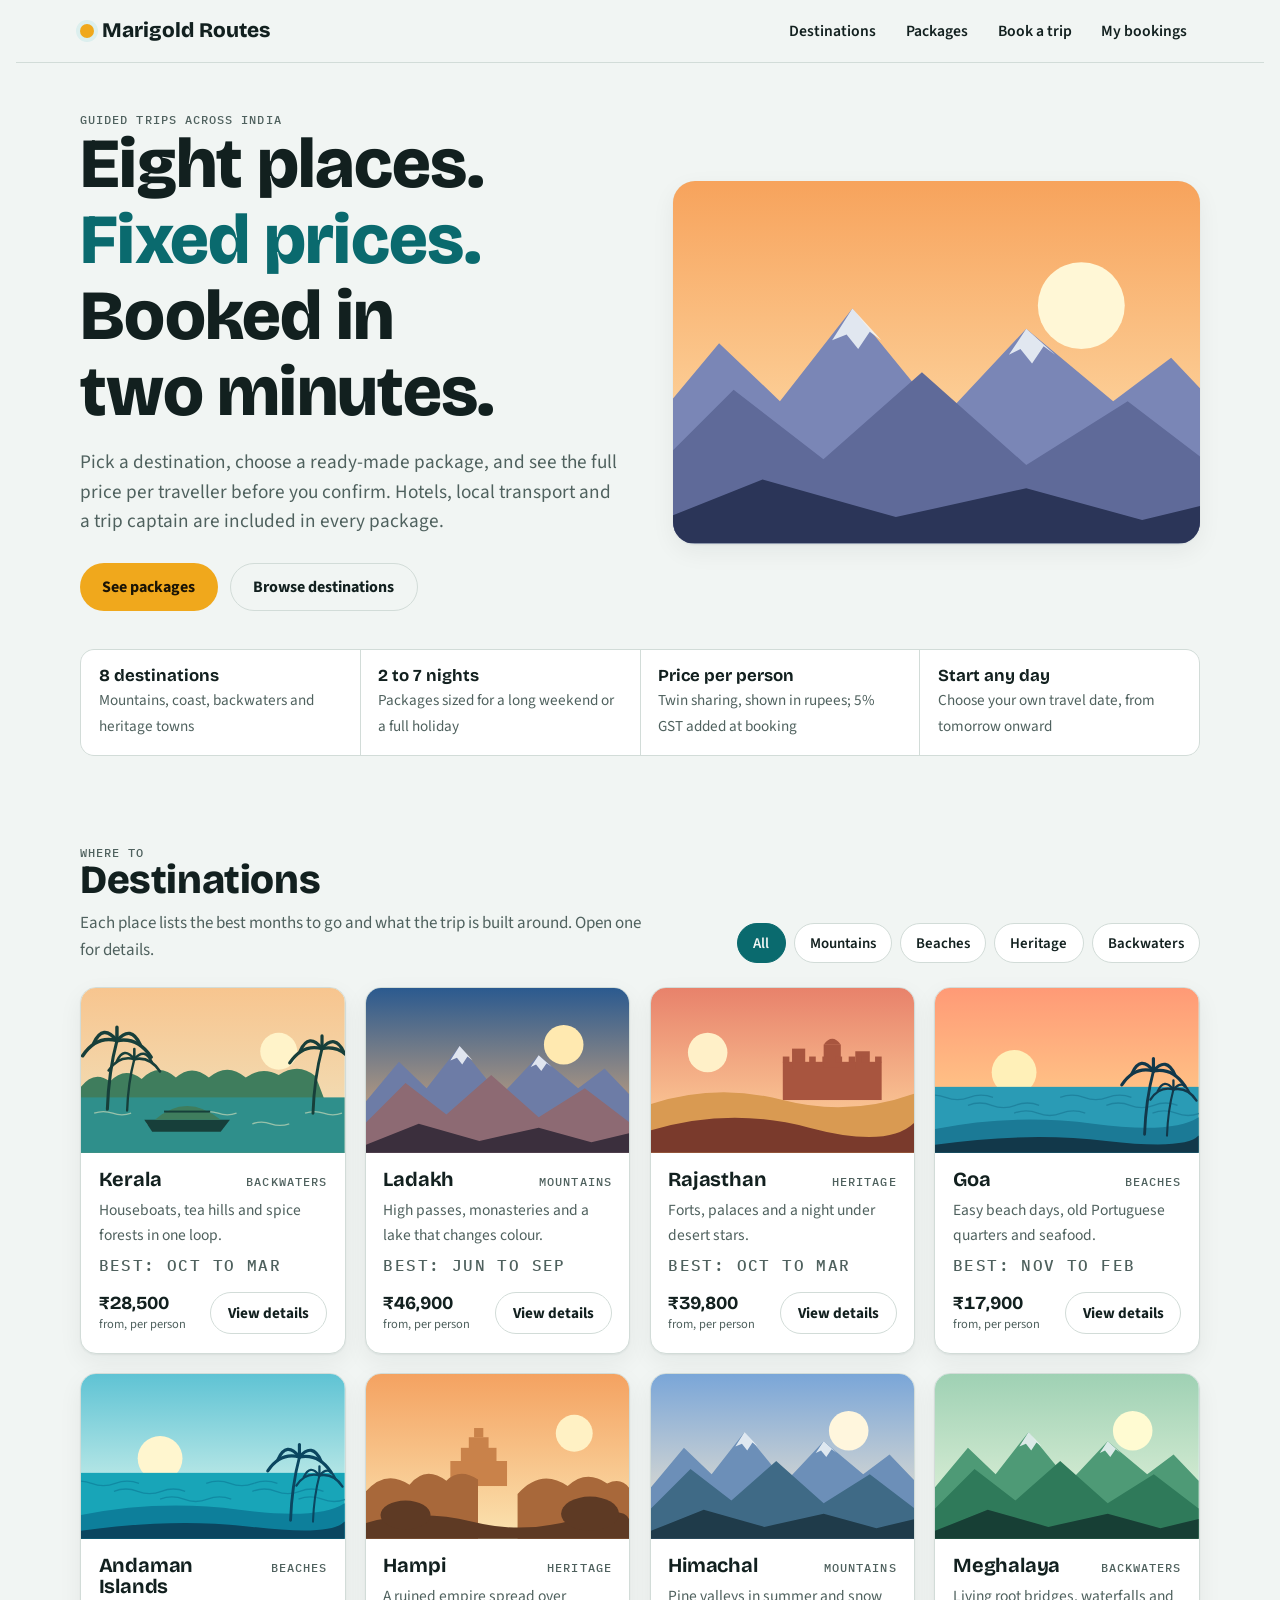
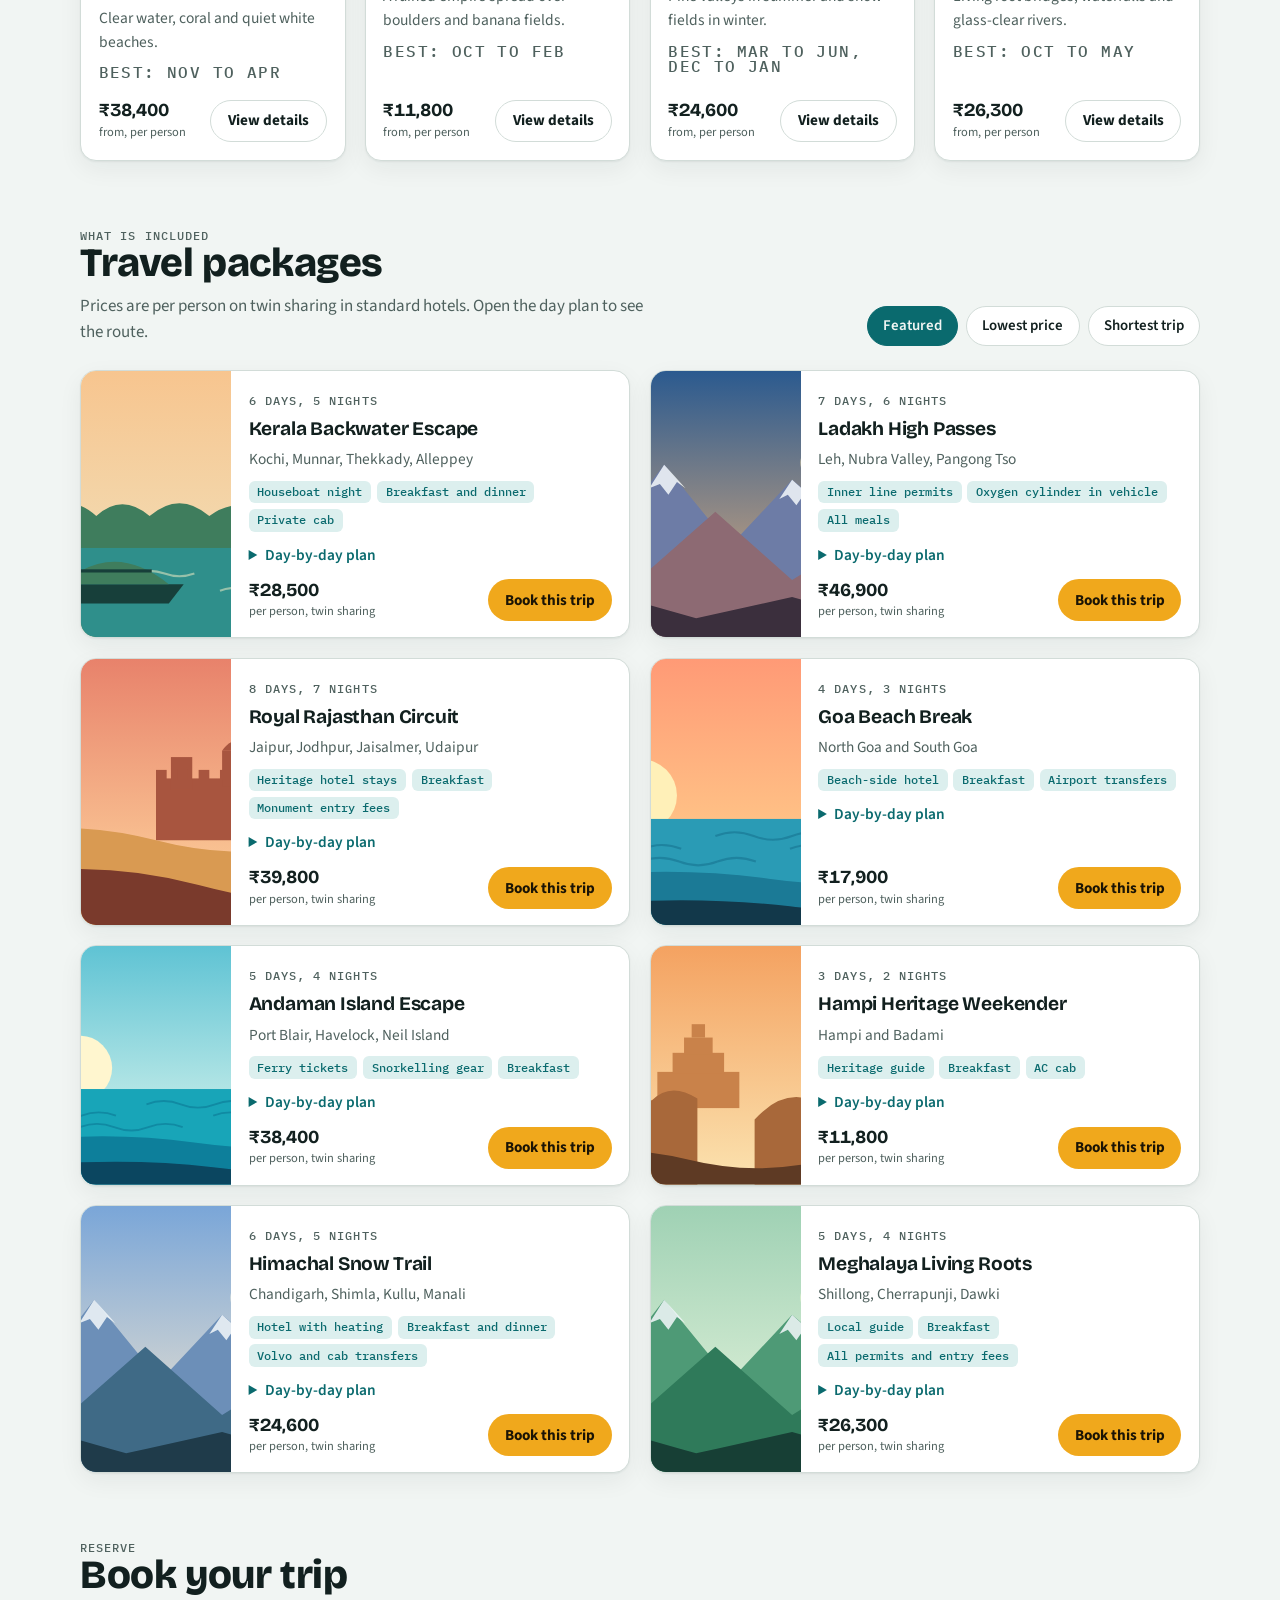
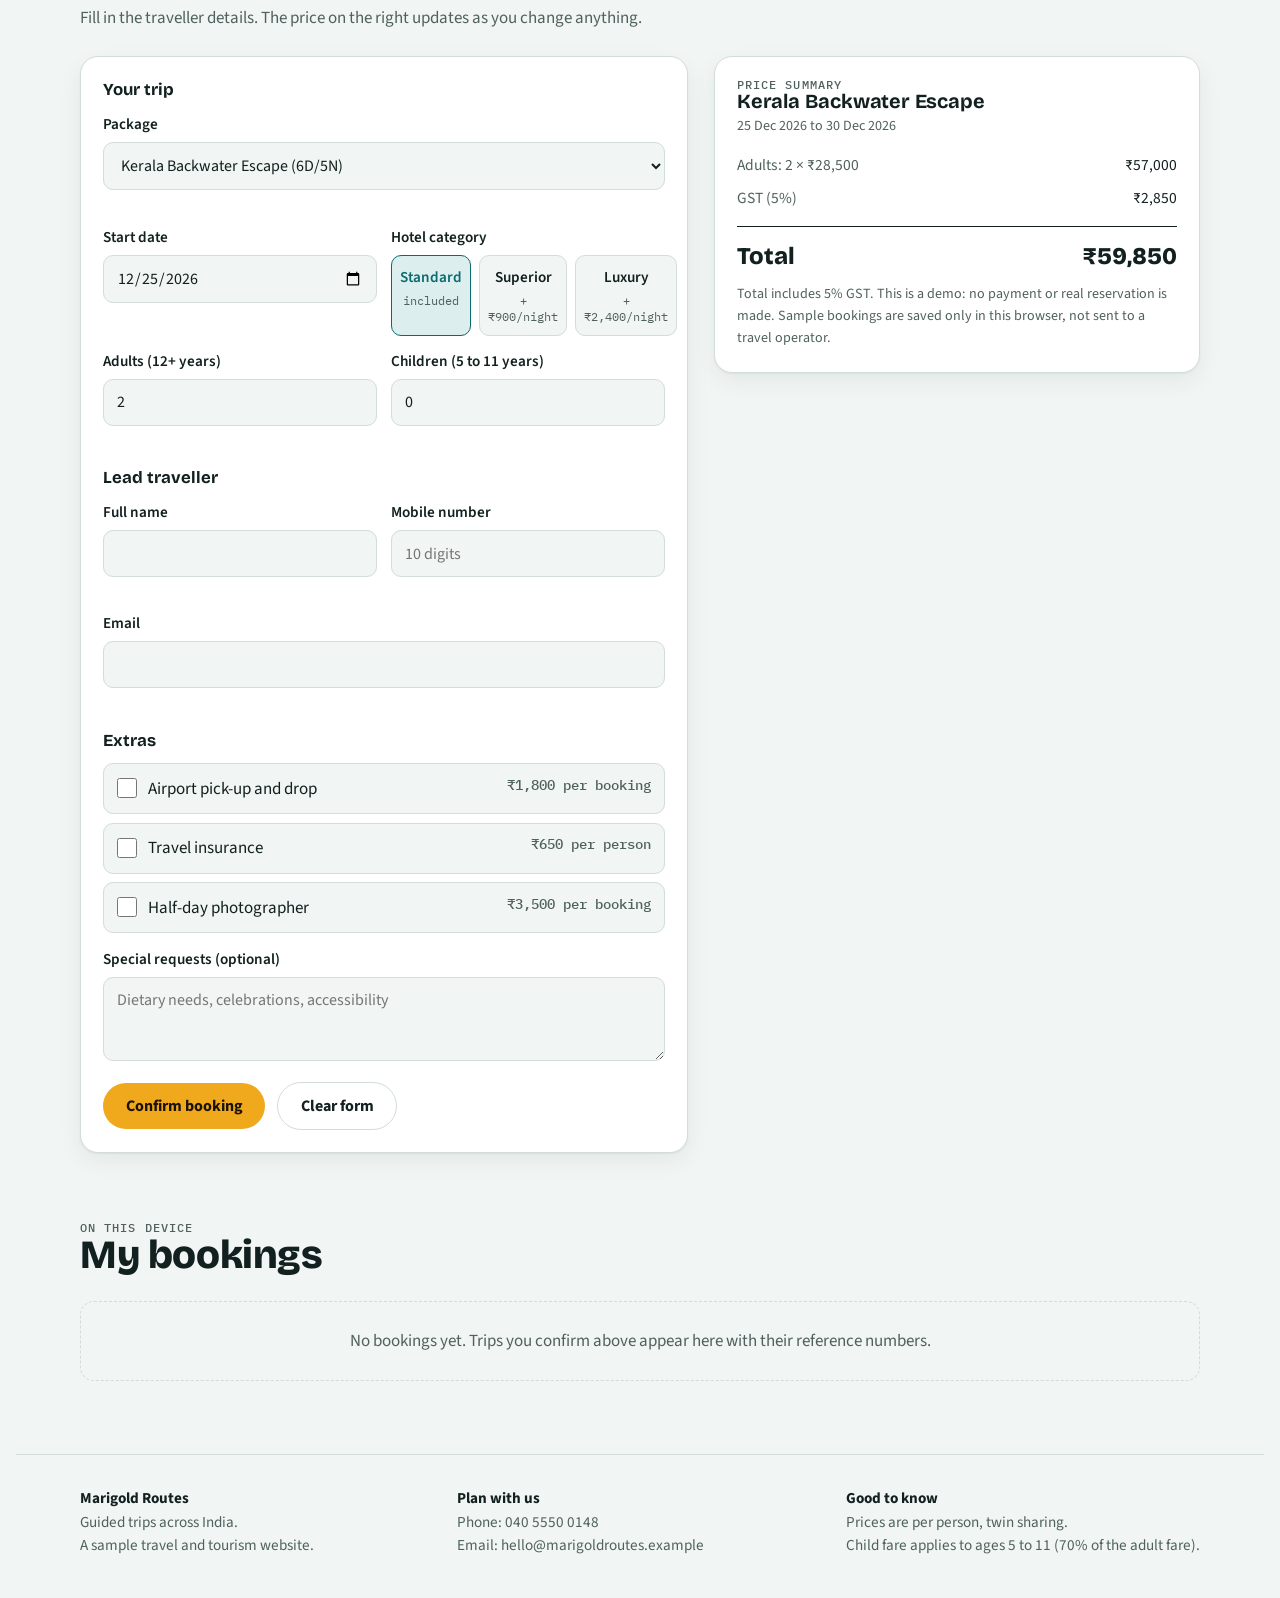
<file: frontend/index.html>
<!doctype html><html lang="en"><head><meta charset="UTF-8"><meta name=viewport content="width=device-width,initial-scale=1,viewport-fit=cover"><style>:root{color-scheme:light;box-sizing:border-box;padding-top:env(safe-area-inset-top,0px);padding-bottom:env(safe-area-inset-bottom,0px)}html{scroll-padding-top:env(safe-area-inset-top,0px)}body{margin:0;padding:0;font:14px -apple-system,BlinkMacSystemFont,sans-serif;background:#fff;color:#000}img{max-width:100%}[hidden]:not([hidden=until-found i]){display:none!important}</style></head><body>
<title>Marigold Routes</title>
<meta name="description" content="Explore eight destinations across India, compare guided trip packages and plan a sample booking with transparent pricing.">
<meta name="claude:viewport-fit-sides" content="cover">
<link rel="stylesheet" href="https://fonts.googleapis.com/css2?family=Bricolage+Grotesque:opsz,wght@12..96,500;12..96,700;12..96,800&family=Source+Sans+3:wght@400;500;600;700&family=IBM+Plex+Mono:wght@400;500&display=swap">
<style>
/* Layout: sticky top bar, compact hero with a drawn panorama, then destinations, packages, booking (form + live price), my bookings */
:root{
  --bg:#f1f5f3; --surface:#ffffff; --ink:#12201f; --muted:#4f615e; --line:#d2dcd8;
  --accent:#0a6a6e; --accent-soft:#dcefee; --cta:#f0a81c; --cta-ink:#1b1405; --danger:#b3261e; --ok:#17633a;
  --shadow:0 1px 2px rgba(18,32,31,.06),0 8px 24px rgba(18,32,31,.06);
  --display:"Bricolage Grotesque","Trebuchet MS",system-ui,sans-serif;
  --body:"Source Sans 3",system-ui,-apple-system,"Segoe UI",sans-serif;
  --mono:"IBM Plex Mono",ui-monospace,Menlo,Consolas,monospace;
}
@media (prefers-color-scheme:dark){:root:not([data-theme="light"]){
  --bg:#0c1514; --surface:#142120; --ink:#e6efec; --muted:#9db2ad; --line:#26393a;
  --accent:#4cc3c4; --accent-soft:#17302f; --cta:#f0a81c; --cta-ink:#1b1405; --danger:#ff8a80; --ok:#6fd49a;
  --shadow:0 1px 2px rgba(0,0,0,.4),0 8px 24px rgba(0,0,0,.35); color-scheme:dark}}
:root[data-theme="dark"]{
  --bg:#0c1514; --surface:#142120; --ink:#e6efec; --muted:#9db2ad; --line:#26393a;
  --accent:#4cc3c4; --accent-soft:#17302f; --cta:#f0a81c; --cta-ink:#1b1405; --danger:#ff8a80; --ok:#6fd49a;
  --shadow:0 1px 2px rgba(0,0,0,.4),0 8px 24px rgba(0,0,0,.35); color-scheme:dark}

*{box-sizing:border-box}
html{scroll-behavior:smooth;scroll-padding-top:76px}
body{background:var(--bg);color:var(--ink);font:400 17px/1.55 var(--body);margin:0;
  padding-left:max(16px,env(safe-area-inset-left,0px));padding-right:max(16px,env(safe-area-inset-right,0px));padding-block:0}
body::before{content:"";position:fixed;inset:0 0 auto;height:env(safe-area-inset-top,0px);z-index:30;background:var(--bg)}
.wrap{max-width:1120px;margin:0 auto}
h1,h2,h3{font-family:var(--display);line-height:1.08;margin:0;text-wrap:balance;letter-spacing:-.01em}
h2{font-size:clamp(1.8rem,4vw,2.5rem);font-weight:800}
h3{font-size:1.25rem;font-weight:700}
p{margin:0}
a{color:var(--accent)}
:focus-visible{outline:3px solid var(--cta);outline-offset:2px;border-radius:4px}
.label{font:500 .74rem/1 var(--mono);letter-spacing:.09em;text-transform:uppercase;color:var(--muted)}
.btn{display:inline-flex;align-items:center;justify-content:center;gap:.5rem;font:700 1rem/1 var(--body);border:0;border-radius:999px;padding:.95rem 1.4rem;cursor:pointer;text-decoration:none;min-height:46px}
.btn-cta{background:var(--cta);color:var(--cta-ink)}
.btn-cta:hover{filter:brightness(1.06)}
.btn-ghost{background:transparent;color:var(--ink);border:1.5px solid var(--line)}
.btn-ghost:hover{border-color:var(--accent);color:var(--accent)}
.btn-sm{padding:.7rem 1.05rem;font-size:.95rem;min-height:42px}

/* top bar */
.top{position:sticky;top:env(safe-area-inset-top,0px);z-index:20;background:var(--bg);border-bottom:1px solid var(--line)}
.top .wrap{display:flex;align-items:center;gap:1rem;min-height:62px;flex-wrap:wrap;padding-block:.35rem}
.brand{font:800 1.3rem/1 var(--display);color:var(--ink);text-decoration:none;display:flex;align-items:center;gap:.5rem;margin-right:auto}
.brand i{width:14px;height:14px;border-radius:50%;background:var(--cta);box-shadow:0 0 0 4px var(--accent-soft)}
.nav{display:flex;gap:.25rem;flex-wrap:wrap}
.nav a{color:var(--ink);text-decoration:none;font-weight:600;padding:.55rem .8rem;border-radius:999px;font-size:.98rem}
.nav a:hover{background:var(--accent-soft);color:var(--accent)}
.badge{background:var(--accent);color:var(--bg);font:500 .72rem/1 var(--mono);border-radius:999px;padding:.22rem .5rem;margin-left:.3rem}

/* hero */
.hero{display:grid;grid-template-columns:1.05fr 1fr;gap:2.5rem;align-items:center;padding-block:3.2rem 2.4rem}
.hero h1{font-size:clamp(2.5rem,6.2vw,4.4rem);font-weight:800}
.hero h1 em{font-style:normal;color:var(--accent)}
.hero p.lead{font-size:1.2rem;color:var(--muted);max-width:34rem;margin-top:1.1rem}
.hero-cta{display:flex;gap:.75rem;flex-wrap:wrap;margin-top:1.6rem}
.panorama{border-radius:22px;overflow:hidden;box-shadow:var(--shadow);aspect-ratio:16/11;background:var(--accent-soft);max-width:100%}
.panorama svg,.thumb svg{display:block;width:100%;height:100%}
.facts{display:grid;grid-template-columns:repeat(auto-fit,minmax(200px,1fr));gap:1px;background:var(--line);border:1px solid var(--line);border-radius:14px;overflow:hidden;margin-bottom:3rem}
.facts div{background:var(--surface);padding:1rem 1.1rem}
.facts b{display:block;font:700 1.05rem/1.2 var(--display)}
.facts span{color:var(--muted);font-size:.95rem}

section{padding-block:2.2rem 1.6rem}
.sec-head{display:flex;justify-content:space-between;align-items:flex-end;gap:1rem 2rem;flex-wrap:wrap;margin-bottom:1.5rem}
.sec-head p{color:var(--muted);max-width:36rem;margin-top:.5rem}
.chips{display:flex;gap:.5rem;flex-wrap:wrap}
.chip{border:1.5px solid var(--line);background:var(--surface);color:var(--ink);border-radius:999px;padding:.5rem .95rem;font:600 .93rem var(--body);cursor:pointer;min-height:40px}
.chip[aria-pressed="true"]{background:var(--accent);border-color:var(--accent);color:var(--bg)}

/* destinations */
.grid{display:grid;grid-template-columns:repeat(auto-fill,minmax(250px,1fr));gap:1.2rem}
.card{background:var(--surface);border:1px solid var(--line);border-radius:16px;overflow:hidden;display:flex;flex-direction:column;box-shadow:var(--shadow);min-width:0}
.thumb{aspect-ratio:16/10;background:var(--accent-soft)}
.card .body{padding:1rem 1.1rem 1.15rem;display:flex;flex-direction:column;gap:.5rem;flex:1}
.card .meta{display:flex;justify-content:space-between;gap:.5rem;align-items:baseline}
.card p{color:var(--muted);font-size:.97rem}
.card .foot{margin-top:auto;padding-top:.7rem;display:flex;justify-content:space-between;align-items:center;gap:.5rem;flex-wrap:wrap}
.price{font:700 1.15rem/1 var(--display);font-variant-numeric:tabular-nums}
.price small{font:400 .78rem var(--body);color:var(--muted);display:block;margin-top:.2rem}

/* packages */
.pk-grid{display:grid;grid-template-columns:repeat(auto-fit,minmax(min(100%,480px),1fr));gap:1.2rem}
.pk{display:grid;grid-template-columns:150px 1fr;background:var(--surface);border:1px solid var(--line);border-radius:16px;overflow:hidden;box-shadow:var(--shadow);min-width:0}
.pk .thumb{aspect-ratio:auto;height:100%;min-height:190px}
.pk .body{padding:1rem 1.1rem;display:flex;flex-direction:column;gap:.55rem;min-width:0}
.pk h3{font-size:1.2rem}
.tags{display:flex;gap:.35rem;flex-wrap:wrap}
.tag{background:var(--accent-soft);color:var(--accent);font:500 .73rem/1 var(--mono);padding:.34rem .55rem;border-radius:6px}
.pk .row{display:flex;justify-content:space-between;align-items:center;gap:.75rem;flex-wrap:wrap;margin-top:auto}
details{font-size:.96rem}
summary{cursor:pointer;font-weight:600;color:var(--accent);padding:.2rem 0}
.itin{margin:.5rem 0 0;padding:0;list-style:none;display:grid;gap:.4rem;color:var(--muted)}
.itin li{display:grid;grid-template-columns:4.6rem 1fr;gap:.6rem}
.itin b{font:500 .78rem/1.6 var(--mono);color:var(--ink)}

/* booking */
.book{display:grid;grid-template-columns:1.25fr 1fr;gap:1.6rem;align-items:start}
form,.summary,.panel{background:var(--surface);border:1px solid var(--line);border-radius:18px;padding:1.4rem;box-shadow:var(--shadow);min-width:0}
fieldset{border:0;padding:0;margin:0 0 1.3rem;min-width:0}
legend{font:700 1.05rem var(--display);padding:0;margin-bottom:.8rem}
.fields{display:grid;grid-template-columns:repeat(2,minmax(0,1fr));gap:.9rem}
.f{display:flex;flex-direction:column;gap:.35rem;min-width:0}
.f.full{grid-column:1/-1}
.f label{font-weight:600;font-size:.95rem}
input,select,textarea{font:400 1rem var(--body);color:var(--ink);background:var(--bg);border:1.5px solid var(--line);border-radius:10px;padding:.7rem .8rem;min-height:46px;width:100%}
textarea{min-height:84px;resize:vertical}
input:focus,select:focus,textarea:focus{border-color:var(--accent)}
.err{color:var(--danger);font-size:.88rem;min-height:1.1em}
input[aria-invalid="true"],select[aria-invalid="true"]{border-color:var(--danger)}
.checks{display:grid;gap:.55rem}
.check{display:flex;gap:.65rem;align-items:flex-start;border:1.5px solid var(--line);border-radius:10px;padding:.7rem .8rem;cursor:pointer;background:var(--bg)}
.check input{width:20px;height:20px;min-height:0;margin:.15rem 0 0;accent-color:var(--accent);flex:none}
.check span{display:flex;justify-content:space-between;gap:1rem;flex:1;min-width:0}
.check em{font:500 .85rem var(--mono);font-style:normal;color:var(--muted);white-space:nowrap}
.seg{display:grid;grid-template-columns:repeat(3,1fr);gap:.5rem}
.seg label{border:1.5px solid var(--line);border-radius:10px;padding:.65rem .5rem;text-align:center;cursor:pointer;background:var(--bg);display:flex;flex-direction:column;gap:.15rem;font-weight:600;font-size:.95rem}
.seg label small{font:400 .78rem var(--mono);color:var(--muted)}
.seg input{position:absolute;opacity:0;width:1px;height:1px;min-height:0}
.seg input:checked+label{border-color:var(--accent);background:var(--accent-soft);color:var(--accent)}
.seg input:focus-visible+label{outline:3px solid var(--cta);outline-offset:2px}
.summary{position:sticky;top:84px}
.summary h3{margin-bottom:.2rem}
.lines{margin:1rem 0;display:grid;gap:.55rem;font-variant-numeric:tabular-nums}
.lines div{display:flex;justify-content:space-between;gap:1rem;font-size:.97rem}
.lines span:first-child{color:var(--muted)}
.total{border-top:1.5px solid var(--ink);padding-top:.9rem;display:flex;justify-content:space-between;align-items:baseline;font:800 1.5rem var(--display);font-variant-numeric:tabular-nums}
.note{font-size:.88rem;color:var(--muted);margin-top:.9rem}
.form-actions{display:flex;gap:.75rem;flex-wrap:wrap;align-items:center}

/* confirmation + bookings */
.confirm{border:2px solid var(--ok);margin-top:1.6rem}
.confirm .ref{font:500 1.5rem/1.2 var(--mono);letter-spacing:.04em;background:var(--bg);border:1.5px dashed var(--line);border-radius:10px;padding:.7rem 1rem;display:inline-block;margin:.7rem 0;max-width:100%;overflow-wrap:anywhere}
.bk-list{display:grid;gap:.9rem}
.bk{display:grid;grid-template-columns:1fr auto;gap:.5rem 1.2rem;background:var(--surface);border:1px solid var(--line);border-radius:14px;padding:1rem 1.2rem;align-items:center}
.bk .ref2{font:500 .85rem var(--mono);color:var(--accent)}
.bk p{color:var(--muted);font-size:.96rem}
.empty{border:1.5px dashed var(--line);border-radius:14px;padding:1.6rem;color:var(--muted);text-align:center}
.danger{color:var(--danger);border-color:var(--danger)}

/* dialog */
dialog{border:0;border-radius:20px;padding:0;max-width:min(720px,calc(100vw - 24px));width:100%;background:var(--surface);color:var(--ink);box-shadow:0 20px 60px rgba(0,0,0,.35);max-height:calc(100dvh - 24px);overflow:auto}
dialog::backdrop{background:rgba(8,16,15,.6)}
.dlg-body{padding:1.4rem 1.5rem 1.6rem;display:grid;gap:1rem}
.dlg-hero{aspect-ratio:16/7;background:var(--accent-soft)}
.dlg-hero svg{display:block;width:100%;height:100%}
.dgrid{display:grid;grid-template-columns:repeat(auto-fit,minmax(170px,1fr));gap:.8rem}
.dgrid div{background:var(--bg);border-radius:10px;padding:.7rem .85rem}
.dgrid b{display:block;font-weight:600;margin-top:.25rem;font-size:.97rem}
.hl{margin:0;padding-left:1.2rem;display:grid;gap:.3rem}
.dlg-close{justify-self:end}

footer{border-top:1px solid var(--line);margin-top:3rem;padding-block:2rem 2.5rem;color:var(--muted);font-size:.95rem}
footer .wrap{display:flex;gap:1.5rem 3rem;flex-wrap:wrap;justify-content:space-between}
footer b{color:var(--ink)}
.toast{position:fixed;left:50%;bottom:max(20px,env(safe-area-inset-bottom,0px));transform:translateX(-50%);background:var(--ink);color:var(--bg);padding:.8rem 1.2rem;border-radius:999px;font-weight:600;z-index:40;max-width:calc(100vw - 32px)}

@media (max-width:900px){
  .hero{grid-template-columns:1fr;gap:1.6rem;padding-top:2rem}
  .book{grid-template-columns:1fr}
  .summary{position:static}
}
@media (max-width:560px){
  .pk{grid-template-columns:1fr}
  .pk .thumb{aspect-ratio:16/8;min-height:0;height:auto}
  .fields{grid-template-columns:1fr}
  .bk{grid-template-columns:1fr}
  .nav a{padding:.5rem .6rem;font-size:.92rem}
}
@media (prefers-reduced-motion:reduce){html{scroll-behavior:auto}}
</style>

<header class="top">
  <div class="wrap">
    <a class="brand" href="#top"><i aria-hidden="true"></i>Marigold Routes</a>
    <nav class="nav" aria-label="Main">
      <a href="#destinations">Destinations</a>
      <a href="#packages">Packages</a>
      <a href="#booking">Book a trip</a>
      <a href="#my-bookings">My bookings<span class="badge" id="bk-count" hidden>0</span></a>
    </nav>
  </div>
</header>

<main id="top">
<div class="wrap">
  <div class="hero">
    <div>
      <p class="label">Guided trips across India</p>
      <h1>Eight places. <em>Fixed prices.</em> Booked in two minutes.</h1>
      <p class="lead">Pick a destination, choose a ready-made package, and see the full price per traveller before you confirm. Hotels, local transport and a trip captain are included in every package.</p>
      <div class="hero-cta">
        <a class="btn btn-cta" href="#packages">See packages</a>
        <a class="btn btn-ghost" href="#destinations">Browse destinations</a>
      </div>
    </div>
    <div class="panorama" id="hero-art" role="img" aria-label="Illustration of mountains at sunrise"></div>
  </div>
  <div class="facts">
    <div><b>8 destinations</b><span>Mountains, coast, backwaters and heritage towns</span></div>
    <div><b>2 to 7 nights</b><span>Packages sized for a long weekend or a full holiday</span></div>
    <div><b>Price per person</b><span>Twin sharing, shown in rupees; 5% GST added at booking</span></div>
    <div><b>Start any day</b><span>Choose your own travel date, from tomorrow onward</span></div>
  </div>

  <section id="destinations" aria-labelledby="d-h">
    <div class="sec-head">
      <div><p class="label">Where to</p><h2 id="d-h">Destinations</h2><p>Each place lists the best months to go and what the trip is built around. Open one for details.</p></div>
      <div class="chips" id="d-chips" role="group" aria-label="Filter destinations by type"></div>
    </div>
    <div class="grid" id="d-grid"></div>
  </section>

  <section id="packages" aria-labelledby="p-h">
    <div class="sec-head">
      <div><p class="label">What is included</p><h2 id="p-h">Travel packages</h2><p>Prices are per person on twin sharing in standard hotels. Open the day plan to see the route.</p></div>
      <div class="chips" id="p-sort" role="group" aria-label="Sort packages">
        <button class="chip" data-sort="featured" aria-pressed="true">Featured</button>
        <button class="chip" data-sort="price" aria-pressed="false">Lowest price</button>
        <button class="chip" data-sort="days" aria-pressed="false">Shortest trip</button>
      </div>
    </div>
    <div class="pk-grid" id="p-grid"></div>
  </section>

  <section id="booking" aria-labelledby="b-h">
    <div class="sec-head">
      <div><p class="label">Reserve</p><h2 id="b-h">Book your trip</h2><p>Fill in the traveller details. The price on the right updates as you change anything.</p></div>
    </div>
    <div class="book">
      <form id="bk-form" novalidate>
        <fieldset>
          <legend>Your trip</legend>
          <div class="fields">
            <div class="f full"><label for="f-pkg">Package</label><select id="f-pkg" aria-describedby="e-pkg" name="pkg"></select><span class="err" aria-live="polite" id="e-pkg"></span></div>
            <div class="f"><label for="f-date">Start date</label><input id="f-date" aria-describedby="e-date" name="date" type="date"><span class="err" aria-live="polite" id="e-date"></span></div>
            <div class="f"><label>Hotel category</label>
              <div class="seg" role="radiogroup" aria-label="Hotel category">
                <input type="radio" name="hotel" id="h0" value="0" checked><label for="h0">Standard<small>included</small></label>
                <input type="radio" name="hotel" id="h1" value="900"><label for="h1">Superior<small>+₹900/night</small></label>
                <input type="radio" name="hotel" id="h2" value="2400"><label for="h2">Luxury<small>+₹2,400/night</small></label>
              </div></div>
            <div class="f"><label for="f-ad">Adults (12+ years)</label><input id="f-ad" aria-describedby="e-ad" name="adults" type="number" min="1" max="10" value="2"><span class="err" aria-live="polite" id="e-ad"></span></div>
            <div class="f"><label for="f-ch">Children (5 to 11 years)</label><input id="f-ch" aria-describedby="e-ch" name="children" type="number" min="0" max="6" value="0"><span class="err" aria-live="polite" id="e-ch"></span></div>
          </div>
        </fieldset>
        <fieldset>
          <legend>Lead traveller</legend>
          <div class="fields">
            <div class="f"><label for="f-name">Full name</label><input id="f-name" aria-describedby="e-name" name="name" autocomplete="name"><span class="err" aria-live="polite" id="e-name"></span></div>
            <div class="f"><label for="f-phone">Mobile number</label><input id="f-phone" aria-describedby="e-phone" name="phone" inputmode="numeric" autocomplete="tel-national" placeholder="10 digits"><span class="err" aria-live="polite" id="e-phone"></span></div>
            <div class="f full"><label for="f-mail">Email</label><input id="f-mail" aria-describedby="e-mail" name="email" type="email" autocomplete="email"><span class="err" aria-live="polite" id="e-mail"></span></div>
          </div>
        </fieldset>
        <fieldset>
          <legend>Extras</legend>
          <div class="checks">
            <label class="check"><input type="checkbox" name="addon" value="transfer" data-price="1800" data-per="trip"><span>Airport pick-up and drop <em>₹1,800 per booking</em></span></label>
            <label class="check"><input type="checkbox" name="addon" value="insurance" data-price="650" data-per="person"><span>Travel insurance <em>₹650 per person</em></span></label>
            <label class="check"><input type="checkbox" name="addon" value="photo" data-price="3500" data-per="trip"><span>Half-day photographer <em>₹3,500 per booking</em></span></label>
          </div>
          <div class="f" style="margin-top:.9rem"><label for="f-note">Special requests (optional)</label><textarea id="f-note" name="note" maxlength="300" placeholder="Dietary needs, celebrations, accessibility"></textarea></div>
        </fieldset>
        <div class="form-actions">
          <button class="btn btn-cta" type="submit">Confirm booking</button>
          <button class="btn btn-ghost" type="reset" id="f-reset">Clear form</button>
        </div>
      </form>

      <aside class="summary" aria-live="polite" aria-label="Price summary">
        <p class="label">Price summary</p>
        <h3 id="s-title">Choose a package</h3>
        <p id="s-sub" class="note" style="margin-top:.2rem"></p>
        <div class="lines" id="s-lines"></div>
        <div class="total"><span>Total</span><span id="s-total">₹0</span></div>
        <p class="note">Total includes 5% GST. This is a demo: no payment or real reservation is made. Sample bookings are saved only in this browser, not sent to a travel operator.</p>
      </aside>
    </div>

    <div class="panel confirm" id="confirm" hidden tabindex="-1">
      <p class="label" style="color:var(--ok)">Sample booking saved</p>
      <h3 id="c-title">Thank you</h3>
      <div class="ref" id="c-ref"></div>
      <p id="c-text"></p>
      <p class="note">Keep this reference number. It is saved under My bookings on this device.</p>
    </div>
  </section>

  <section id="my-bookings" aria-labelledby="m-h">
    <div class="sec-head"><div><p class="label">On this device</p><h2 id="m-h">My bookings</h2></div></div>
    <div class="bk-list" id="bk-list"></div>
  </section>
</div>
</main>

<footer>
  <div class="wrap">
    <div><b>Marigold Routes</b><br>Guided trips across India.<br>A sample travel and tourism website.</div>
    <div><b>Plan with us</b><br>Phone: 040 5550 0148<br>Email: hello@marigoldroutes.example</div>
    <div><b>Good to know</b><br>Prices are per person, twin sharing.<br>Child fare applies to ages 5 to 11 (70% of the adult fare).</div>
  </div>
</footer>

<dialog id="dlg" aria-labelledby="dlg-title"></dialog>
<div class="toast" id="toast" role="status" hidden></div>

<script>
(function(){
"use strict";
var INR=new Intl.NumberFormat("en-IN");
function rs(n){return "₹"+INR.format(Math.round(n))}
function esc(s){return String(s).replace(/[&<>"']/g,function(c){return {"&":"&amp;","<":"&lt;",">":"&gt;",'"':"&quot;","'":"&#39;"}[c]})}

/* ---------- illustrations (drawn, no external images) ---------- */
var uid=0;
function palm(x,y,h,c){
  var tx=x+h*.14,ty=y-h,d="M"+x+" "+y+" Q"+(x+h*.02)+" "+(y-h*.55)+" "+tx+" "+ty;
  var s='<path d="'+d+'" stroke="'+c+'" stroke-width="'+Math.max(2,h*.045)+'" fill="none" stroke-linecap="round"/>';
  [[-.5,.12],[-.34,-.06],[.0,-.16],[.34,-.04],[.5,.14]].forEach(function(f){
    s+='<path d="M'+tx+' '+ty+' Q'+(tx+h*f[0]*.6)+' '+(ty+h*(f[1]-.2))+' '+(tx+h*f[0])+' '+(ty+h*f[1]+h*.1)+'" stroke="'+c+'" stroke-width="'+Math.max(2,h*.05)+'" fill="none" stroke-linecap="round"/>';
  });
  return s;
}
function crenels(x,y,w,n,c){var s="",cw=w/(n*2-1);for(var i=0;i<n;i++)s+='<rect x="'+(x+i*cw*2)+'" y="'+(y-8)+'" width="'+cw+'" height="9" fill="'+c+'"/>';return s}
function scene(kind,p,label){
  var id="g"+(++uid),t=p[0],b=p[1],sun=p[2],far=p[3],mid=p[4],near=p[5],o="";
  o+='<defs><linearGradient id="'+id+'" x1="0" y1="0" x2="0" y2="1"><stop offset="0" stop-color="'+t+'"/><stop offset="1" stop-color="'+b+'"/></linearGradient></defs><rect width="400" height="250" fill="url(#'+id+')"/>';
  if(kind==="mountain"){
    o+='<circle cx="300" cy="86" r="30" fill="'+sun+'"/>';
    o+='<polygon points="0,172 50,112 92,152 142,88 204,164 262,102 322,152 362,122 400,162 400,250 0,250" fill="'+far+'"/>';
    o+='<polygon points="142,88 128,110 138,106 146,116 154,104 162,110" fill="#f4f8fb" opacity=".85"/><polygon points="262,102 250,120 258,116 266,126 274,114 282,120" fill="#f4f8fb" opacity=".85"/>';
    o+='<polygon points="0,204 60,144 122,192 190,132 262,196 332,152 400,204 400,250 0,250" fill="'+mid+'"/>';
    o+='<polygon points="0,238 80,206 172,232 262,212 342,234 400,220 400,250 0,250" fill="'+near+'"/>';
  }else if(kind==="coast"){
    o+='<circle cx="120" cy="128" r="34" fill="'+sun+'"/>';
    o+='<rect y="150" width="400" height="100" fill="'+far+'"/>';
    for(var i=0;i<6;i++)o+='<path d="M'+(i*70-20)+' '+(166+i%3*12)+' q18 -7 36 0 t36 0 t36 0" stroke="'+mid+'" stroke-width="2" fill="none" opacity=".7"/>';
    o+='<path d="M0 214 Q120 190 240 206 T400 196 L400 250 L0 250Z" fill="'+mid+'"/>';
    o+='<path d="M0 238 Q140 218 260 232 T400 224 L400 250 L0 250Z" fill="'+near+'"/>';
    o+=palm(318,222,96,near)+palm(352,224,70,near);
  }else if(kind==="backwater"){
    o+='<circle cx="300" cy="96" r="28" fill="'+sun+'"/>';
    o+='<path d="M0 150 q20 -26 44 -8 q22 -24 48 -4 q26 -26 52 -2 q24 -22 50 0 q28 -24 56 0 q24 -18 50 -4 q30 -20 56 2 L400 250 L0 250Z" fill="'+far+'"/>';
    o+='<rect y="166" width="400" height="84" fill="'+mid+'"/>';
    for(var j=0;j<5;j++)o+='<path d="M'+(20+j*80)+' '+(190+j%2*16)+' q14 -5 28 0 t28 0" stroke="'+sun+'" stroke-width="2" fill="none" opacity=".5"/>';
    o+='<path d="M96 200 h130 l-14 18 h-104z" fill="'+near+'"/><path d="M112 200 q48 -42 100 0z" fill="'+far+'"/><rect x="126" y="186" width="70" height="3" fill="'+near+'"/>';
    o+=palm(40,184,104,near)+palm(70,186,78,near)+palm(352,190,98,near);
  }else if(kind==="desert"){
    o+='<circle cx="86" cy="98" r="30" fill="'+sun+'"/>';
    o+='<rect x="200" y="112" width="150" height="58" fill="'+far+'"/><rect x="214" y="92" width="20" height="30" fill="'+far+'"/><rect x="310" y="96" width="22" height="26" fill="'+far+'"/><rect x="262" y="86" width="26" height="34" fill="'+far+'"/>'+crenels(200,112,150,8,far)+'<path d="M262 86 q13 -18 26 0z" fill="'+far+'"/>';
    o+='<path d="M0 176 Q100 144 200 170 T400 160 L400 250 L0 250Z" fill="'+mid+'"/>';
    o+='<path d="M0 216 Q120 180 240 212 T400 204 L400 250 L0 250Z" fill="'+near+'"/>';
  }else{ /* ruins */
    o+='<circle cx="316" cy="90" r="28" fill="'+sun+'"/>';
    o+='<rect x="128" y="132" width="86" height="38" fill="'+far+'"/><rect x="144" y="112" width="54" height="22" fill="'+far+'"/><rect x="156" y="96" width="30" height="18" fill="'+far+'"/><rect x="164" y="82" width="14" height="14" fill="'+far+'"/>';
    o+='<path d="M0 178 q30 -34 66 -10 q24 -30 56 -6 q20 -20 48 -2 L170 250 L0 250Z" fill="'+mid+'"/><path d="M230 182 q36 -40 76 -12 q28 -26 60 -4 q22 -10 34 8 L400 250 L230 250Z" fill="'+mid+'"/>';
    o+='<path d="M0 226 Q80 204 160 224 T320 220 T400 226 L400 250 L0 250Z" fill="'+near+'"/><ellipse cx="60" cy="214" rx="38" ry="22" fill="'+near+'"/><ellipse cx="340" cy="212" rx="44" ry="26" fill="'+near+'"/>';
  }
  return '<svg viewBox="0 0 400 250" preserveAspectRatio="xMidYMid slice" role="img" aria-label="'+esc(label)+'">'+o+'</svg>';
}

/* ---------- data ---------- */
var DEST=[
 {id:"kerala",name:"Kerala",place:"Alleppey, Munnar, Thekkady",type:"Backwaters",tag:"Nature",kind:"backwater",pal:["#f7c58f","#f0e4c0","#fff3c9","#3f7d5d","#2f8f8b","#173f3a"],best:"Oct to Mar",stay:"5 to 6 nights",reach:"Fly into Kochi (COK)",line:"Houseboats, tea hills and spice forests in one loop.",hl:["Overnight stay on a private houseboat in Alleppey","Tea estate walk above the clouds in Munnar","Periyar boat safari and a spice garden visit"]},
 {id:"ladakh",name:"Ladakh",place:"Leh, Nubra, Pangong",type:"Mountains",tag:"Adventure",kind:"mountain",pal:["#2b5a8f","#e9b27c","#ffe9b0","#6d7ca6","#8d6a73","#3b2f3d"],best:"Jun to Sep",stay:"6 to 7 nights",reach:"Fly into Leh (IXL)",line:"High passes, monasteries and a lake that changes colour.",hl:["Cross Khardung La at 5,359 m","Sunrise at Pangong Tso","Monastery visits at Thiksey and Diskit"]},
 {id:"rajasthan",name:"Rajasthan",place:"Jaipur, Jodhpur, Jaisalmer, Udaipur",type:"Heritage",tag:"Heritage",kind:"desert",pal:["#e8826b","#ffd9a0","#fff0c8","#a8553f","#d99a52","#7a3a2c"],best:"Oct to Mar",stay:"7 to 8 nights",reach:"Fly into Jaipur (JAI)",line:"Forts, palaces and a night under desert stars.",hl:["Amber Fort and the old city of Jaipur","Camel ride and camp at the Sam dunes","Lake Pichola sunset boat ride in Udaipur"]},
 {id:"goa",name:"Goa",place:"North and South Goa",type:"Beaches",tag:"Beach",kind:"coast",pal:["#ff9a76","#ffd98f","#fff0b8","#2a9bb5","#1b7a96","#12384a"],best:"Nov to Feb",stay:"3 to 4 nights",reach:"Fly into Goa (GOX)",line:"Easy beach days, old Portuguese quarters and seafood.",hl:["Fontainhas heritage walk in Panjim","Sunset at Palolem beach","Spice plantation lunch in Ponda"]},
 {id:"andaman",name:"Andaman Islands",place:"Port Blair, Havelock, Neil",type:"Beaches",tag:"Beach",kind:"coast",pal:["#5fc3d4","#e8fbf0","#fff6cf","#18a5b8","#0d7f9b","#0b4660"],best:"Nov to Apr",stay:"4 to 5 nights",reach:"Fly into Port Blair (IXZ)",line:"Clear water, coral and quiet white beaches.",hl:["Snorkelling at Elephant Beach","Radhanagar Beach at sunset","Cellular Jail and the evening light show"]},
 {id:"hampi",name:"Hampi",place:"Hampi and Badami, Karnataka",type:"Heritage",tag:"Heritage",kind:"ruins",pal:["#f4a261","#fbe3b0","#fff1c4","#c9824a","#a8683a","#5e3a24"],best:"Oct to Feb",stay:"2 to 3 nights",reach:"Hyderabad to Hampi by road or train via Hospet",line:"A ruined empire spread over boulders and banana fields.",hl:["Virupaksha Temple and the stone chariot","Coracle ride on the Tungabhadra","Sunset from Matanga Hill"]},
 {id:"manali",name:"Himachal",place:"Shimla, Kullu, Manali",type:"Mountains",tag:"Adventure",kind:"mountain",pal:["#7aa6d8","#f6e8d0","#fff6dd","#6c8fb8","#3f6a86","#1f3b4a"],best:"Mar to Jun, Dec to Jan",stay:"5 to 6 nights",reach:"Fly into Chandigarh (IXC) and drive",line:"Pine valleys in summer and snow fields in winter.",hl:["Toy train ride from Kalka to Shimla","Solang Valley activities","Old Manali cafés and the Hadimba Temple"]},
 {id:"meghalaya",name:"Meghalaya",place:"Shillong, Cherrapunji, Dawki",type:"Backwaters",tag:"Nature",kind:"mountain",pal:["#9fd1b4","#eaf6df","#fffbd2","#4e9a76","#2f7a5a","#173f35"],best:"Oct to May",stay:"4 to 5 nights",reach:"Fly into Guwahati (GAU) and drive",line:"Living root bridges, waterfalls and glass-clear rivers.",hl:["Trek to the double-decker living root bridge","Boat ride on the Umngot river at Dawki","Nohkalikai Falls viewpoint"]}
];
var PKG=[
 {id:"p1",dest:"kerala",name:"Kerala Backwater Escape",days:6,nights:5,price:28500,route:"Kochi, Munnar, Thekkady, Alleppey",inc:["Houseboat night","Breakfast and dinner","Private cab"],plan:[["Day 1","Arrive Kochi, Fort Kochi walk, Kathakali evening show"],["Day 2","Drive to Munnar via waterfalls, tea museum"],["Day 3","Eravikulam park and tea estate walk"],["Day 4","Thekkady, Periyar boat ride, spice garden"],["Day 5","Alleppey, board the houseboat, overnight on the water"],["Day 6","Breakfast on board, drop at Kochi"]],hot:1},
 {id:"p2",dest:"ladakh",name:"Ladakh High Passes",days:7,nights:6,price:46900,route:"Leh, Nubra Valley, Pangong Tso",inc:["Inner line permits","Oxygen cylinder in vehicle","All meals"],plan:[["Day 1","Arrive Leh, rest day to adjust to altitude"],["Day 2","Leh palace, Shanti Stupa, local market"],["Day 3","Khardung La to Nubra, sand dunes at Hunder"],["Day 4","Diskit monastery, return via Shyok"],["Day 5","Drive to Pangong Tso, lakeside camp"],["Day 6","Sunrise at the lake, Thiksey on the way back"],["Day 7","Transfer to Leh airport"]],hot:1},
 {id:"p3",dest:"rajasthan",name:"Royal Rajasthan Circuit",days:8,nights:7,price:39800,route:"Jaipur, Jodhpur, Jaisalmer, Udaipur",inc:["Heritage hotel stays","Breakfast","Monument entry fees"],plan:[["Day 1","Arrive Jaipur, Hawa Mahal and bazaar walk"],["Day 2","Amber Fort, City Palace, Jantar Mantar"],["Day 3","Drive to Jodhpur, Mehrangarh Fort"],["Day 4","Drive to Jaisalmer, golden fort at sunset"],["Day 5","Sam dunes, camel ride, desert camp"],["Day 6","Drive to Udaipur via Ranakpur temples"],["Day 7","City Palace, Lake Pichola boat ride"],["Day 8","Transfer to Udaipur airport"]],hot:1},
 {id:"p4",dest:"goa",name:"Goa Beach Break",days:4,nights:3,price:17900,route:"North Goa and South Goa",inc:["Beach-side hotel","Breakfast","Airport transfers"],plan:[["Day 1","Arrive, Baga and Calangute, sunset at Chapora"],["Day 2","Old Goa churches, Fontainhas walk, spice farm lunch"],["Day 3","South Goa, Palolem and Colva beaches"],["Day 4","Free morning, departure"]],hot:0},
 {id:"p5",dest:"andaman",name:"Andaman Island Escape",days:5,nights:4,price:38400,route:"Port Blair, Havelock, Neil Island",inc:["Ferry tickets","Snorkelling gear","Breakfast"],plan:[["Day 1","Arrive Port Blair, Cellular Jail light show"],["Day 2","Ferry to Havelock, Radhanagar Beach"],["Day 3","Elephant Beach snorkelling"],["Day 4","Ferry to Neil Island, Bharatpur beach"],["Day 5","Return to Port Blair, departure"]],hot:0},
 {id:"p6",dest:"hampi",name:"Hampi Heritage Weekender",days:3,nights:2,price:11800,route:"Hampi and Badami",inc:["Heritage guide","Breakfast","AC cab"],plan:[["Day 1","Hospet pick-up, Virupaksha Temple, Hampi bazaar"],["Day 2","Vittala Temple, royal enclosure, coracle ride, Matanga Hill sunset"],["Day 3","Badami cave temples, drop at station"]],hot:0},
 {id:"p7",dest:"manali",name:"Himachal Snow Trail",days:6,nights:5,price:24600,route:"Chandigarh, Shimla, Kullu, Manali",inc:["Hotel with heating","Breakfast and dinner","Volvo and cab transfers"],plan:[["Day 1","Chandigarh to Shimla, Mall Road"],["Day 2","Kufri and Jakhu temple"],["Day 3","Drive to Manali along the Beas river"],["Day 4","Solang Valley, optional snow activities"],["Day 5","Hadimba Temple, Old Manali, Vashisht springs"],["Day 6","Drive to Chandigarh"]],hot:0},
 {id:"p8",dest:"meghalaya",name:"Meghalaya Living Roots",days:5,nights:4,price:26300,route:"Shillong, Cherrapunji, Dawki",inc:["Local guide","Breakfast","All permits and entry fees"],plan:[["Day 1","Guwahati to Shillong, Elephant Falls"],["Day 2","Cherrapunji, Nohkalikai Falls, Mawsmai cave"],["Day 3","Trek to the double-decker root bridge"],["Day 4","Dawki river boat ride, Mawlynnong village"],["Day 5","Drive to Guwahati airport"]],hot:0}
];
function dest(id){return DEST.filter(function(d){return d.id===id})[0]}
function pkg(id){return PKG.filter(function(p){return p.id===id})[0]}
function fromPrice(did){return Math.min.apply(null,PKG.filter(function(p){return p.dest===did}).map(function(p){return p.price}))}

/* ---------- hero ---------- */
document.getElementById("hero-art").innerHTML=scene("mountain",["#f7a35c","#ffe7b8","#fff7d6","#7a86b6","#5f6a99","#2b3558"],"Illustration of mountains at sunrise");

/* ---------- destinations ---------- */
var dFilter="All",dChips=document.getElementById("d-chips"),dGrid=document.getElementById("d-grid");
["All","Mountains","Beaches","Heritage","Backwaters"].forEach(function(t){
  var b=document.createElement("button");b.className="chip";b.textContent=t;b.setAttribute("aria-pressed",t==="All");
  b.addEventListener("click",function(){dFilter=t;Array.prototype.forEach.call(dChips.children,function(c){c.setAttribute("aria-pressed",c===b)});drawDest()});
  dChips.appendChild(b);
});
function drawDest(){
  dGrid.innerHTML=DEST.filter(function(d){return dFilter==="All"||d.type===dFilter}).map(function(d){
    return '<article class="card"><div class="thumb">'+scene(d.kind,d.pal,d.name+" illustration")+'</div><div class="body">'+
    '<div class="meta"><h3>'+esc(d.name)+'</h3><span class="label">'+esc(d.type)+'</span></div>'+
    '<p>'+esc(d.line)+'</p><p class="label" style="margin-top:.2rem">Best: '+esc(d.best)+'</p>'+
    '<div class="foot"><div class="price">'+rs(fromPrice(d.id))+'<small>from, per person</small></div>'+
    '<button class="btn btn-ghost btn-sm" data-open="'+d.id+'">View details</button></div></div></article>';
  }).join("");
}
drawDest();

/* ---------- dialog ---------- */
var dlg=document.getElementById("dlg"),lastFocus=null;
function openDest(id){
  var d=dest(id),ps=PKG.filter(function(p){return p.dest===id});lastFocus=document.activeElement;
  dlg.innerHTML='<div class="dlg-hero">'+scene(d.kind,d.pal,d.name)+'</div><div class="dlg-body"><div><p class="label">'+esc(d.place)+'</p><h2 id="dlg-title" style="font-size:2rem;margin-top:.4rem">'+esc(d.name)+'</h2></div>'+
  '<p>'+esc(d.line)+'</p><div class="dgrid"><div><span class="label">Best time</span><b>'+esc(d.best)+'</b></div><div><span class="label">Ideal stay</span><b>'+esc(d.stay)+'</b></div><div><span class="label">Getting there</span><b>'+esc(d.reach)+'</b></div></div>'+
  '<div><p class="label" style="margin-bottom:.5rem">Highlights</p><ul class="hl">'+d.hl.map(function(h){return "<li>"+esc(h)+"</li>"}).join("")+'</ul></div>'+
  '<div class="form-actions">'+ps.map(function(p){return '<button class="btn btn-cta" data-book="'+p.id+'">Book '+esc(p.name)+' from '+rs(p.price)+'</button>'}).join("")+'<button class="btn btn-ghost dlg-close" id="dlg-x">Close</button></div></div>';
  if(dlg.showModal){dlg.showModal()}else{dlg.setAttribute("open","")}
  document.getElementById("dlg-x").focus();
}
function closeDlg(){if(dlg.close){dlg.close()}else{dlg.removeAttribute("open")}if(lastFocus&&lastFocus.focus)lastFocus.focus()}
dlg.addEventListener("click",function(e){
  if(e.target===dlg){closeDlg();return}
  var t=e.target.closest("button");if(!t)return;
  if(t.id==="dlg-x")closeDlg();
  if(t.dataset.book){closeDlg();chooseBook(t.dataset.book)}
});
dGrid.addEventListener("click",function(e){var b=e.target.closest("[data-open]");if(b)openDest(b.dataset.open)});

/* ---------- packages ---------- */
var pGrid=document.getElementById("p-grid"),sortBy="featured";
function drawPk(){
  var list=PKG.slice();
  if(sortBy==="price")list.sort(function(a,b){return a.price-b.price});
  else if(sortBy==="days")list.sort(function(a,b){return a.days-b.days});
  else list.sort(function(a,b){return b.hot-a.hot});
  pGrid.innerHTML=list.map(function(p){
    var d=dest(p.dest);
    return '<article class="pk"><div class="thumb">'+scene(d.kind,d.pal,d.name)+'</div><div class="body">'+
    '<div><span class="label">'+p.days+' days, '+p.nights+' nights</span><h3 style="margin-top:.35rem">'+esc(p.name)+'</h3></div>'+
    '<p style="color:var(--muted);font-size:.96rem">'+esc(p.route)+'</p>'+
    '<div class="tags">'+p.inc.map(function(i){return '<span class="tag">'+esc(i)+'</span>'}).join("")+'</div>'+
    '<details><summary>Day-by-day plan</summary><ul class="itin">'+p.plan.map(function(x){return '<li><b>'+x[0]+'</b><span>'+esc(x[1])+'</span></li>'}).join("")+'</ul></details>'+
    '<div class="row"><div class="price">'+rs(p.price)+'<small>per person, twin sharing</small></div><button class="btn btn-cta btn-sm" data-book="'+p.id+'">Book this trip</button></div></div></article>';
  }).join("");
}
drawPk();
document.getElementById("p-sort").addEventListener("click",function(e){
  var b=e.target.closest("[data-sort]");if(!b)return;sortBy=b.dataset.sort;
  Array.prototype.forEach.call(this.children,function(c){c.setAttribute("aria-pressed",c===b)});drawPk();
});
pGrid.addEventListener("click",function(e){var b=e.target.closest("[data-book]");if(b)chooseBook(b.dataset.book)});

/* ---------- booking form ---------- */
var F=document.getElementById("bk-form"),sel=document.getElementById("f-pkg");
sel.innerHTML='<option value="">Select a package</option>'+PKG.map(function(p){return '<option value="'+p.id+'">'+esc(p.name)+' ('+p.days+'D/'+p.nights+'N)</option>'}).join("");
var dateEl=document.getElementById("f-date");
function iso(d){return d.getFullYear()+"-"+String(d.getMonth()+1).padStart(2,"0")+"-"+String(d.getDate()).padStart(2,"0")}
var tomorrow=new Date();tomorrow.setDate(tomorrow.getDate()+1);dateEl.min=iso(tomorrow);
var nextWeek=new Date();nextWeek.setDate(nextWeek.getDate()+21);dateEl.value=iso(nextWeek);
sel.value="p1";

function chooseBook(id){
  sel.value=id;update();
  document.getElementById("booking").scrollIntoView({behavior:"smooth",block:"start"});
  setTimeout(function(){document.getElementById("f-name").focus({preventScroll:true})},500);
}
function val(n){return F.elements[n].value}
function calc(){
  var p=pkg(sel.value);if(!p)return null;
  var ad=parseInt(val("adults"),10)||0,ch=parseInt(val("children"),10)||0,hot=parseInt(F.querySelector('input[name="hotel"]:checked').value,10);
  var heads=ad+ch,L=[];
  L.push(["Adults: "+ad+" × "+rs(p.price),ad*p.price]);
  if(ch)L.push(["Children: "+ch+" × "+rs(p.price*.7),ch*p.price*.7]);
  if(hot)L.push(["Hotel upgrade: "+heads+" × "+p.nights+" nights",hot*p.nights*heads]);
  var add=0,names=[];
  Array.prototype.forEach.call(F.querySelectorAll('input[name="addon"]:checked'),function(c){
    var pr=parseFloat(c.dataset.price),amt=c.dataset.per==="person"?pr*heads:pr;add+=amt;
    L.push([c.closest("label").querySelector("span").firstChild.textContent.trim(),amt]);names.push(c.value);
  });
  var sub=L.reduce(function(s,x){return s+x[1]},0),gst=sub*.05;
  L.push(["GST (5%)",gst]);
  return {p:p,ad:ad,ch:ch,hot:hot,lines:L,total:sub+gst,addons:names};
}
function update(){
  var c=calc(),lines=document.getElementById("s-lines");
  if(!c){document.getElementById("s-title").textContent="Choose a package";document.getElementById("s-sub").textContent="";lines.innerHTML="";document.getElementById("s-total").textContent="₹0";return}
  document.getElementById("s-title").textContent=c.p.name;
  var ds=val("date");document.getElementById("s-sub").textContent=ds?fmtRange(ds,c.p.days):"Pick a start date";
  lines.innerHTML=c.lines.map(function(l){return '<div><span>'+esc(l[0])+'</span><span>'+rs(l[1])+'</span></div>'}).join("");
  document.getElementById("s-total").textContent=rs(c.total);
}
var MON=["Jan","Feb","Mar","Apr","May","Jun","Jul","Aug","Sep","Oct","Nov","Dec"];
function parseISO(s){var a=s.split("-");return new Date(+a[0],+a[1]-1,+a[2])}
function fmt(d){return d.getDate()+" "+MON[d.getMonth()]+" "+d.getFullYear()}
function fmtRange(s,days){var a=parseISO(s),b=new Date(a);b.setDate(b.getDate()+days-1);return fmt(a)+" to "+fmt(b)}
F.addEventListener("input",update);F.addEventListener("change",update);
F.addEventListener("reset",function(){setTimeout(function(){sel.value="p1";dateEl.value=iso(nextWeek);clearErrs();update()},0)});
update();

function setErr(k,msg){var e=document.getElementById("e-"+k),i={pkg:sel,date:dateEl,ad:F.elements.adults,ch:F.elements.children,name:F.elements.name,phone:F.elements.phone,mail:F.elements.email}[k];
  e.textContent=msg||"";if(i){if(msg)i.setAttribute("aria-invalid","true");else i.removeAttribute("aria-invalid")}return !msg}
function clearErrs(){["pkg","date","ad","ch","name","phone","mail"].forEach(function(k){setErr(k,"")})}
function validate(){
  clearErrs();var bad=[];
  var minDate=new Date();minDate.setDate(minDate.getDate()+1);dateEl.min=iso(minDate);
  if(!sel.value)bad.push(setErr("pkg","Choose a package."));
  if(!dateEl.value)bad.push(setErr("date","Pick a start date."));
  else if(parseISO(dateEl.value)<parseISO(dateEl.min))bad.push(setErr("date","Start date must be tomorrow or later."));
  var ad=Number(val("adults")),ch=Number(val("children"));
  if(!(Number.isInteger(ad)&&ad>=1&&ad<=10))bad.push(setErr("ad","Enter 1 to 10 adults."));
  if(!(val("children")!==""&&Number.isInteger(ch)&&ch>=0&&ch<=6))bad.push(setErr("ch","Enter 0 to 6 children."));
  if(val("name").trim().length<3)bad.push(setErr("name","Enter the traveller's full name."));
  if(!/^[6-9]\d{9}$/.test(val("phone").replace(/\s|-/g,"")))bad.push(setErr("phone","Enter a 10-digit mobile number starting with 6 to 9."));
  if(!/^[^\s@]+@[^\s@]+\.[^\s@]{2,}$/.test(val("email").trim()))bad.push(setErr("mail","Enter a valid email address."));
  var first=F.querySelector('[aria-invalid="true"]');if(first)first.focus();
  return !first;
}

/* ---------- bookings storage ---------- */
var KEY="marigold-routes-bookings",mem=[];
function validBooking(b){return b&&typeof b.ref==="string"&&/^MR-[0-9]{6}-[A-Z2-9]{4}$/.test(b.ref)&&["pkg","when","hotel","name"].every(function(k){return typeof b[k]==="string"})&&Number.isInteger(b.ad)&&b.ad>=1&&b.ad<=10&&Number.isInteger(b.ch)&&b.ch>=0&&b.ch<=6&&Number.isFinite(b.total)&&b.total>=0}
function load(){try{var r=localStorage.getItem(KEY);if(r){var a=JSON.parse(r);if(Array.isArray(a))return a.filter(validBooking)}}catch(e){}return mem}
function save(a){mem=a;try{localStorage.setItem(KEY,JSON.stringify(a))}catch(e){toast("Browser storage unavailable. This sample booking lasts only until you close or reload this page.")}}
function ref(){var d=new Date(),s=(d.getFullYear()%100)+""+String(d.getMonth()+1).padStart(2,"0")+String(d.getDate()).padStart(2,"0");
  var r="";for(var i=0;i<4;i++)r+="ABCDEFGHJKLMNPQRSTUVWXYZ23456789"[Math.floor(Math.random()*32)];return "MR-"+s+"-"+r}
var pending=null;
function drawBk(){
  var a=load(),box=document.getElementById("bk-list"),cnt=document.getElementById("bk-count");
  cnt.hidden=!a.length;cnt.textContent=a.length;
  if(!a.length){box.innerHTML='<div class="empty">No bookings yet. Trips you confirm above appear here with their reference numbers.</div>';return}
  box.innerHTML=a.map(function(b){
    var asking=pending===b.ref;
    return '<div class="bk"><div><span class="ref2">'+esc(b.ref)+'</span><h3 style="margin:.2rem 0">'+esc(b.pkg)+'</h3><p>'+esc(b.when)+' · '+b.ad+' adult'+(b.ad>1?"s":"")+(b.ch?", "+b.ch+" child"+(b.ch>1?"ren":""):"")+' · '+esc(b.hotel)+'</p><p>Booked for '+esc(b.name)+'</p></div>'+
    '<div style="text-align:right;display:grid;gap:.5rem;justify-items:end"><div class="price">'+rs(b.total)+'</div>'+
    (asking?'<div class="form-actions"><button class="btn btn-ghost btn-sm danger" data-yes="'+esc(b.ref)+'">Yes, cancel trip</button><button class="btn btn-ghost btn-sm" data-no="1">Keep it</button></div>':'<button class="btn btn-ghost btn-sm" data-cancel="'+esc(b.ref)+'">Cancel booking</button>')+'</div></div>';
  }).join("");
}
document.getElementById("bk-list").addEventListener("click",function(e){
  var t=e.target.closest("button");if(!t)return;
  if(t.dataset.cancel){pending=t.dataset.cancel}
  else if(t.dataset.no){pending=null}
  else if(t.dataset.yes){save(load().filter(function(b){return b.ref!==t.dataset.yes}));pending=null;toast("Booking cancelled")}
  drawBk();
});
function toast(m){var t=document.getElementById("toast");t.textContent=m;t.hidden=false;clearTimeout(toast.t);toast.t=setTimeout(function(){t.hidden=true},2600)}

F.addEventListener("submit",function(e){
  e.preventDefault();if(!validate())return;
  var c=calc(),hotelName={"0":"Standard hotels","900":"Superior hotels","2400":"Luxury hotels"}[String(c.hot)];
  var b={ref:ref(),pkg:c.p.name,when:fmtRange(val("date"),c.p.days),ad:c.ad,ch:c.ch,hotel:hotelName,name:val("name").trim(),total:c.total,at:Date.now()};
  var a=load();while(a.some(function(saved){return saved.ref===b.ref}))b.ref=ref();a.unshift(b);save(a);drawBk();
  document.getElementById("c-ref").textContent=b.ref;
  document.getElementById("c-title").textContent="Your "+c.p.name+" sample booking is saved";
  document.getElementById("c-text").textContent=b.when+" · "+c.ad+" adult"+(c.ad>1?"s":"")+(c.ch?" and "+c.ch+" child"+(c.ch>1?"ren":""):"")+" · "+hotelName+" · Total "+rs(c.total)+" for "+b.name+".";
  var cf=document.getElementById("confirm");cf.hidden=false;cf.scrollIntoView({behavior:"smooth",block:"center"});cf.focus({preventScroll:true});
});
drawBk();
})();
</script>



</body></html>
</file>
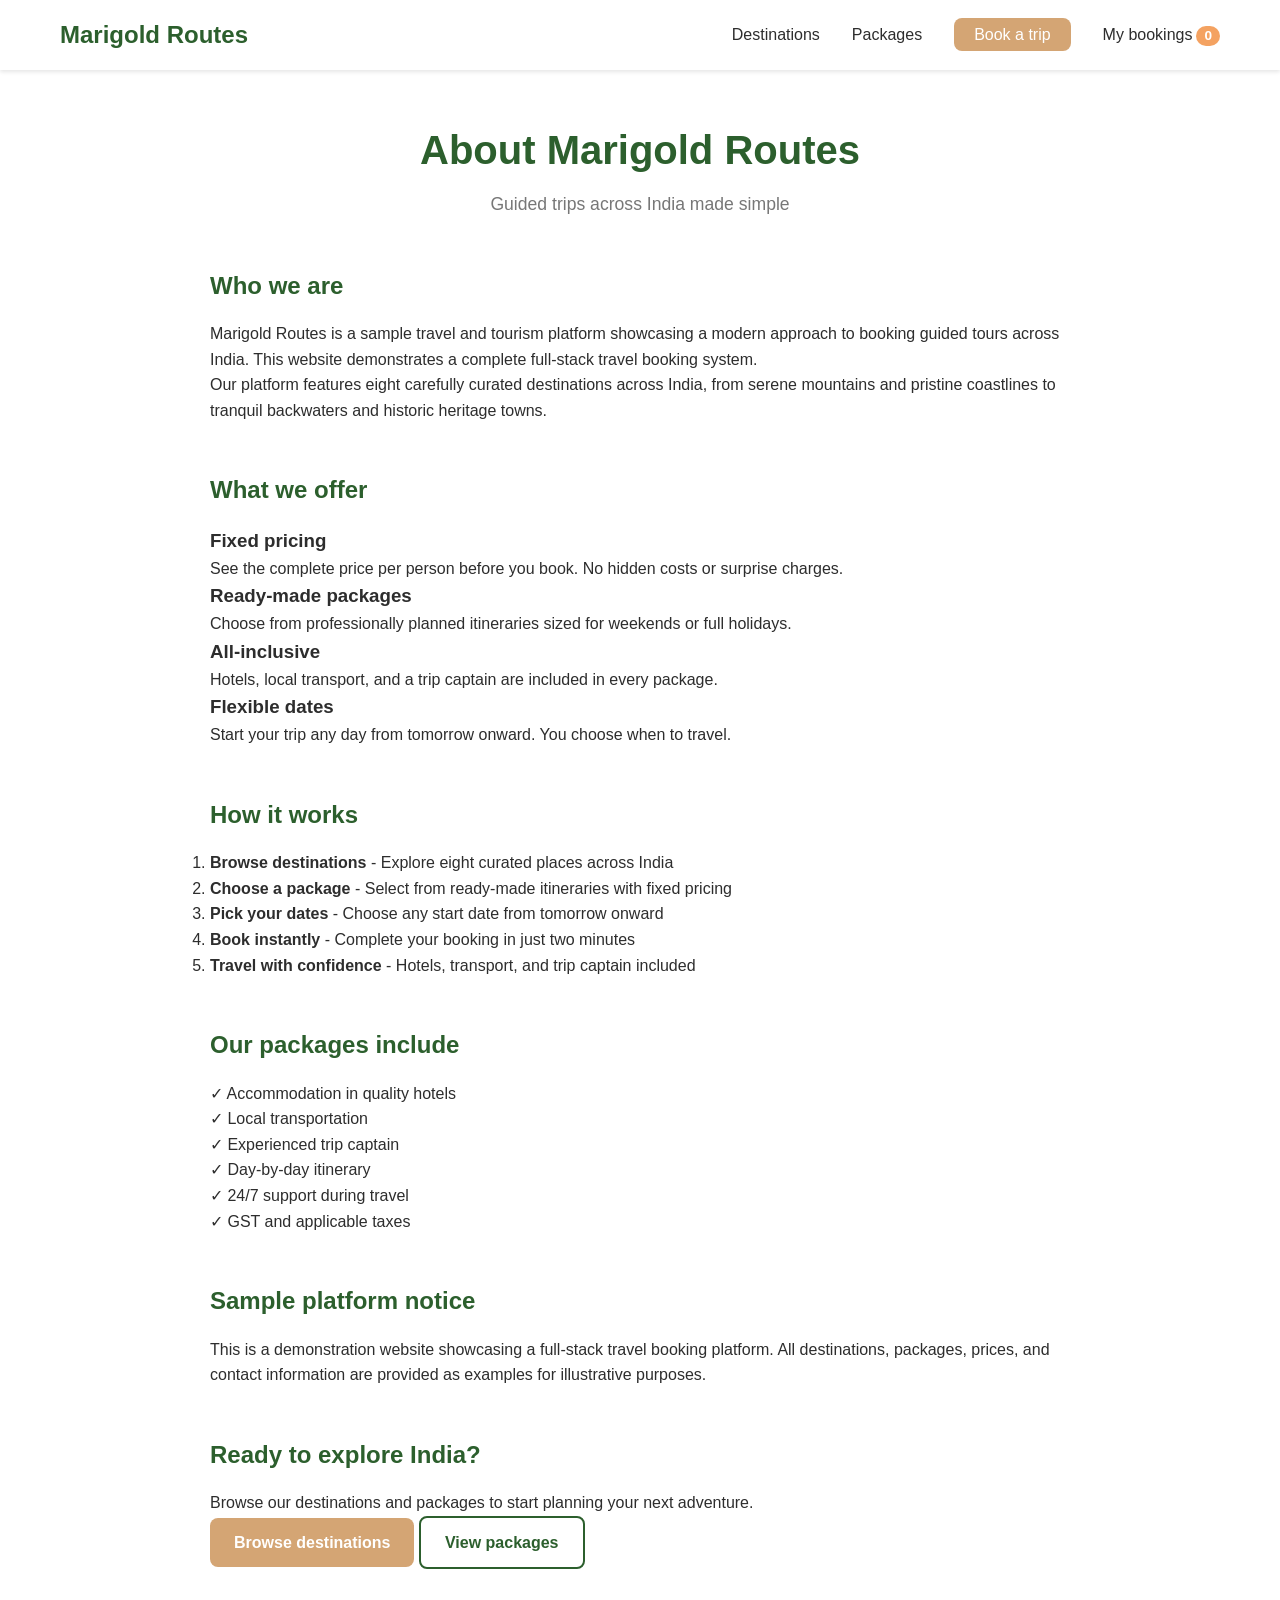
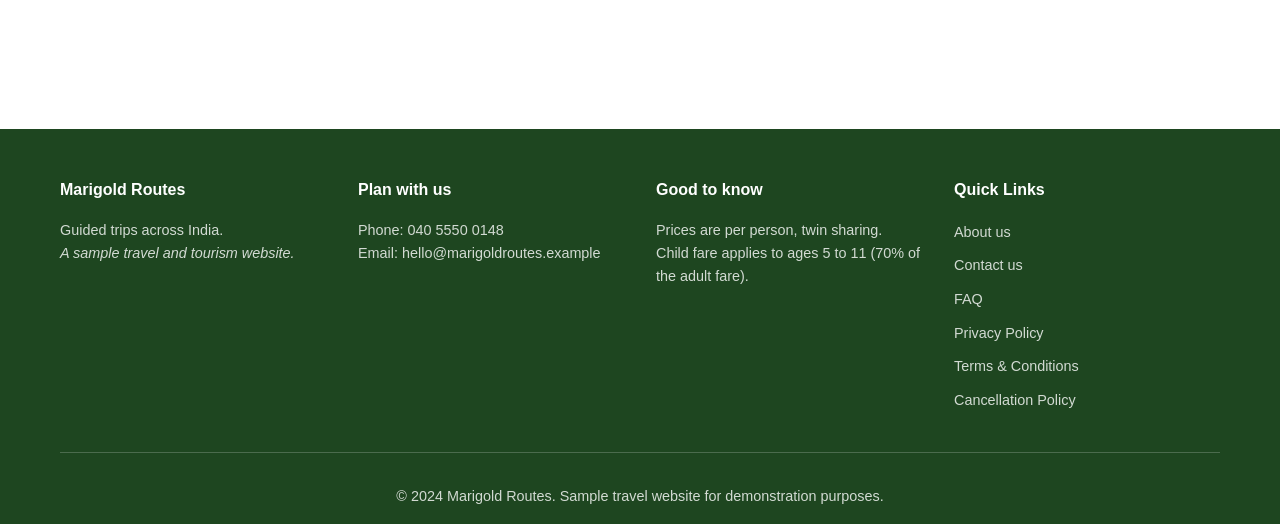
<file: frontend/about.html>
<!DOCTYPE html>
<html lang="en">
<head>
    <meta charset="UTF-8">
    <meta name="viewport" content="width=device-width, initial-scale=1.0">
    <meta name="description" content="Learn about Marigold Routes - Your trusted travel partner for guided trips across India">
    <title>About Us - Marigold Routes</title>
    <link rel="stylesheet" href="assets/css/styles.css">
</head>
<body>
    <nav class="navbar">
        <div class="container">
            <div class="nav-brand">
                <a href="index.html">Marigold Routes</a>
            </div>
            <ul class="nav-menu">
                <li><a href="destinations.html">Destinations</a></li>
                <li><a href="packages.html">Packages</a></li>
                <li><a href="booking.html" class="btn-primary-nav">Book a trip</a></li>
                <li><a href="my-bookings.html">My bookings<span class="booking-count" id="bookingCount">0</span></a></li>
            </ul>
            <button class="nav-toggle" aria-label="Toggle navigation">
                <span></span>
                <span></span>
                <span></span>
            </button>
        </div>
    </nav>

    <main class="page-content">
        <div class="container content-container">
            <header class="page-header">
                <h1>About Marigold Routes</h1>
                <p class="page-subtitle">Guided trips across India made simple</p>
            </header>

            <section class="content-section">
                <h2>Who we are</h2>
                <p>Marigold Routes is a sample travel and tourism platform showcasing a modern approach to booking guided tours across India. This website demonstrates a complete full-stack travel booking system.</p>
                <p>Our platform features eight carefully curated destinations across India, from serene mountains and pristine coastlines to tranquil backwaters and historic heritage towns.</p>
            </section>

            <section class="content-section">
                <h2>What we offer</h2>
                <div class="features-grid">
                    <div class="feature-box">
                        <h3>Fixed pricing</h3>
                        <p>See the complete price per person before you book. No hidden costs or surprise charges.</p>
                    </div>
                    <div class="feature-box">
                        <h3>Ready-made packages</h3>
                        <p>Choose from professionally planned itineraries sized for weekends or full holidays.</p>
                    </div>
                    <div class="feature-box">
                        <h3>All-inclusive</h3>
                        <p>Hotels, local transport, and a trip captain are included in every package.</p>
                    </div>
                    <div class="feature-box">
                        <h3>Flexible dates</h3>
                        <p>Start your trip any day from tomorrow onward. You choose when to travel.</p>
                    </div>
                </div>
            </section>

            <section class="content-section">
                <h2>How it works</h2>
                <ol class="process-list">
                    <li><strong>Browse destinations</strong> - Explore eight curated places across India</li>
                    <li><strong>Choose a package</strong> - Select from ready-made itineraries with fixed pricing</li>
                    <li><strong>Pick your dates</strong> - Choose any start date from tomorrow onward</li>
                    <li><strong>Book instantly</strong> - Complete your booking in just two minutes</li>
                    <li><strong>Travel with confidence</strong> - Hotels, transport, and trip captain included</li>
                </ol>
            </section>

            <section class="content-section">
                <h2>Our packages include</h2>
                <div class="included-grid">
                    <div class="included-item">✓ Accommodation in quality hotels</div>
                    <div class="included-item">✓ Local transportation</div>
                    <div class="included-item">✓ Experienced trip captain</div>
                    <div class="included-item">✓ Day-by-day itinerary</div>
                    <div class="included-item">✓ 24/7 support during travel</div>
                    <div class="included-item">✓ GST and applicable taxes</div>
                </div>
            </section>

            <section class="content-section">
                <h2>Sample platform notice</h2>
                <p class="notice">This is a demonstration website showcasing a full-stack travel booking platform. All destinations, packages, prices, and contact information are provided as examples for illustrative purposes.</p>
            </section>

            <section class="content-section cta-section">
                <h2>Ready to explore India?</h2>
                <p>Browse our destinations and packages to start planning your next adventure.</p>
                <div class="cta-buttons">
                    <a href="destinations.html" class="btn btn-primary">Browse destinations</a>
                    <a href="packages.html" class="btn btn-secondary">View packages</a>
                </div>
            </section>
        </div>
    </main>

    <footer class="footer">
        <div class="container">
            <div class="footer-grid">
                <div class="footer-section">
                    <h4>Marigold Routes</h4>
                    <p>Guided trips across India.</p>
                    <p class="footer-tagline">A sample travel and tourism website.</p>
                </div>
                <div class="footer-section">
                    <h4>Plan with us</h4>
                    <p>Phone: 040 5550 0148</p>
                    <p>Email: <a href="mailto:hello@marigoldroutes.example">hello@marigoldroutes.example</a></p>
                </div>
                <div class="footer-section">
                    <h4>Good to know</h4>
                    <p>Prices are per person, twin sharing.</p>
                    <p>Child fare applies to ages 5 to 11 (70% of the adult fare).</p>
                </div>
                <div class="footer-section">
                    <h4>Quick Links</h4>
                    <ul class="footer-links">
                        <li><a href="about.html">About us</a></li>
                        <li><a href="contact.html">Contact us</a></li>
                        <li><a href="faq.html">FAQ</a></li>
                        <li><a href="privacy.html">Privacy Policy</a></li>
                        <li><a href="terms.html">Terms & Conditions</a></li>
                        <li><a href="cancellation.html">Cancellation Policy</a></li>
                    </ul>
                </div>
            </div>
            <div class="footer-bottom">
                <p>&copy; 2024 Marigold Routes. Sample travel website for demonstration purposes.</p>
            </div>
        </div>
    </footer>

    <script src="assets/js/config.js"></script>
    <script src="assets/js/main.js"></script>
</body>
</html>
</file>
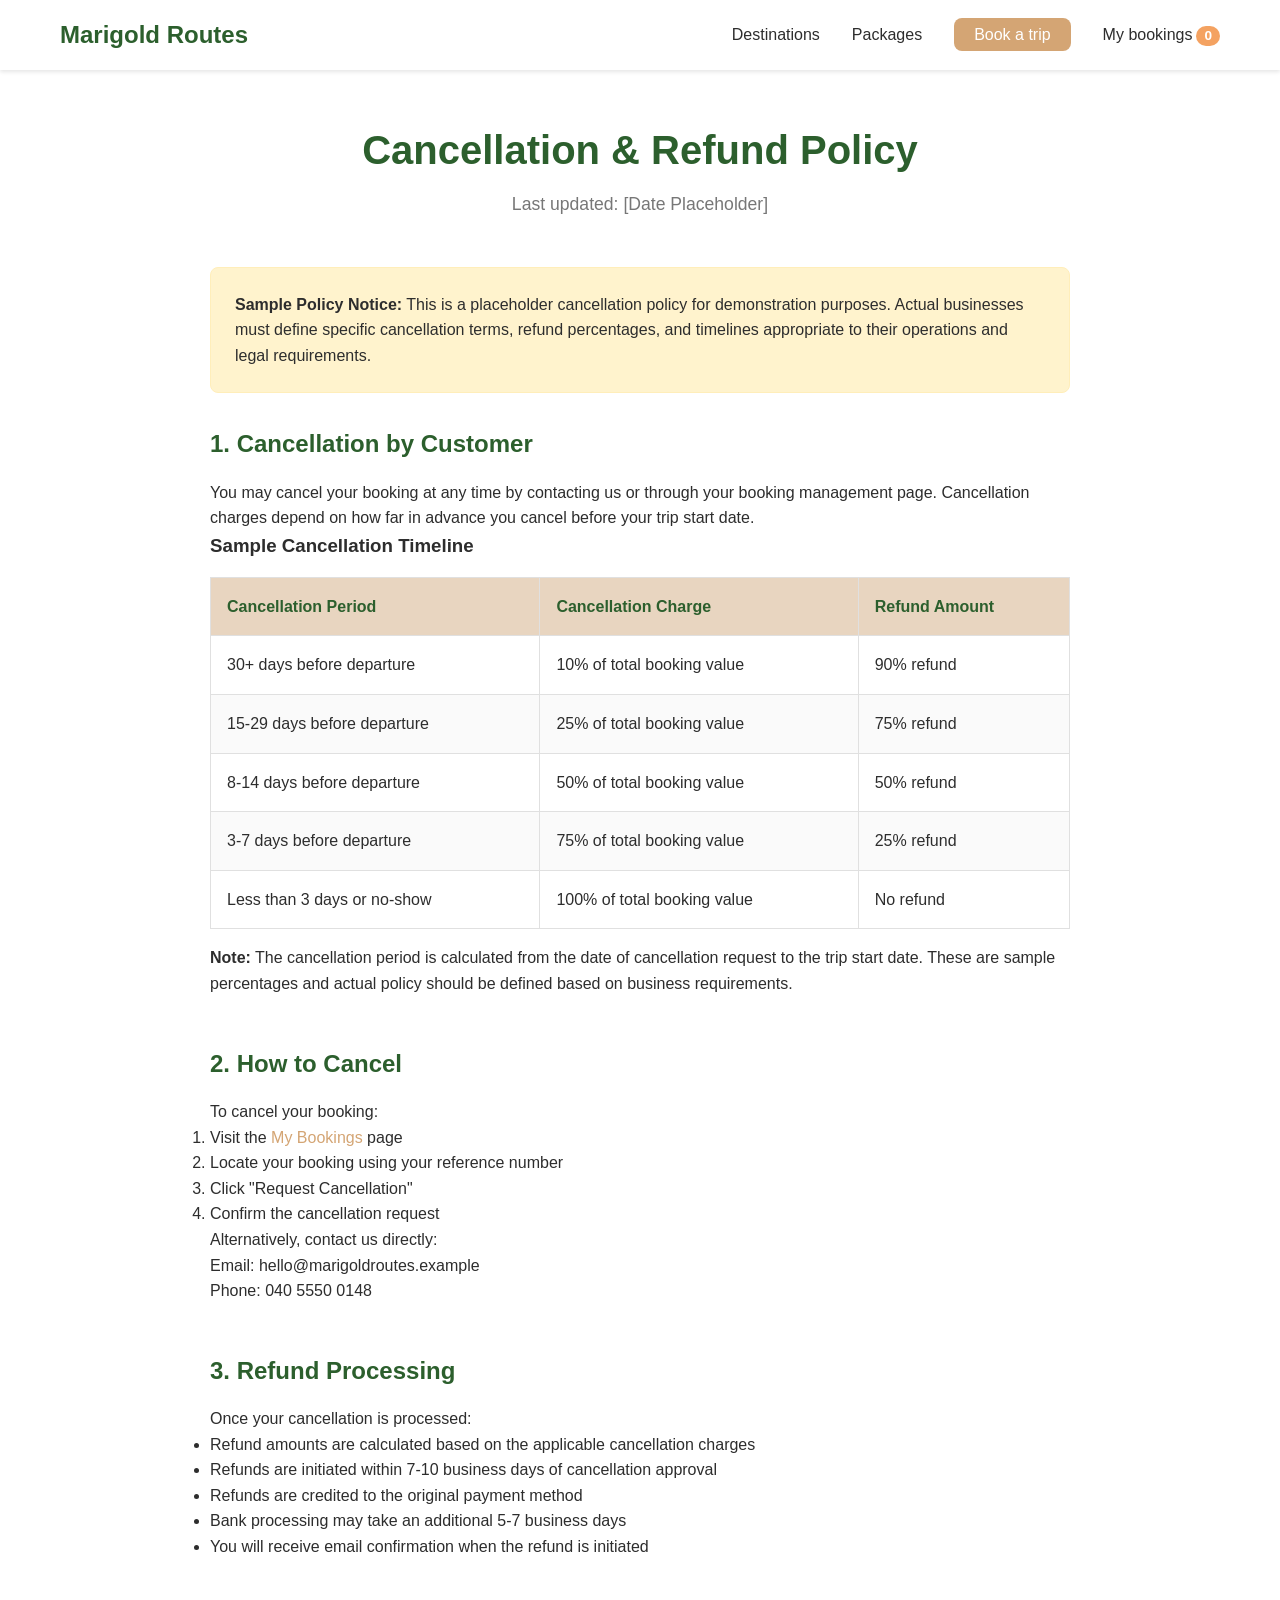
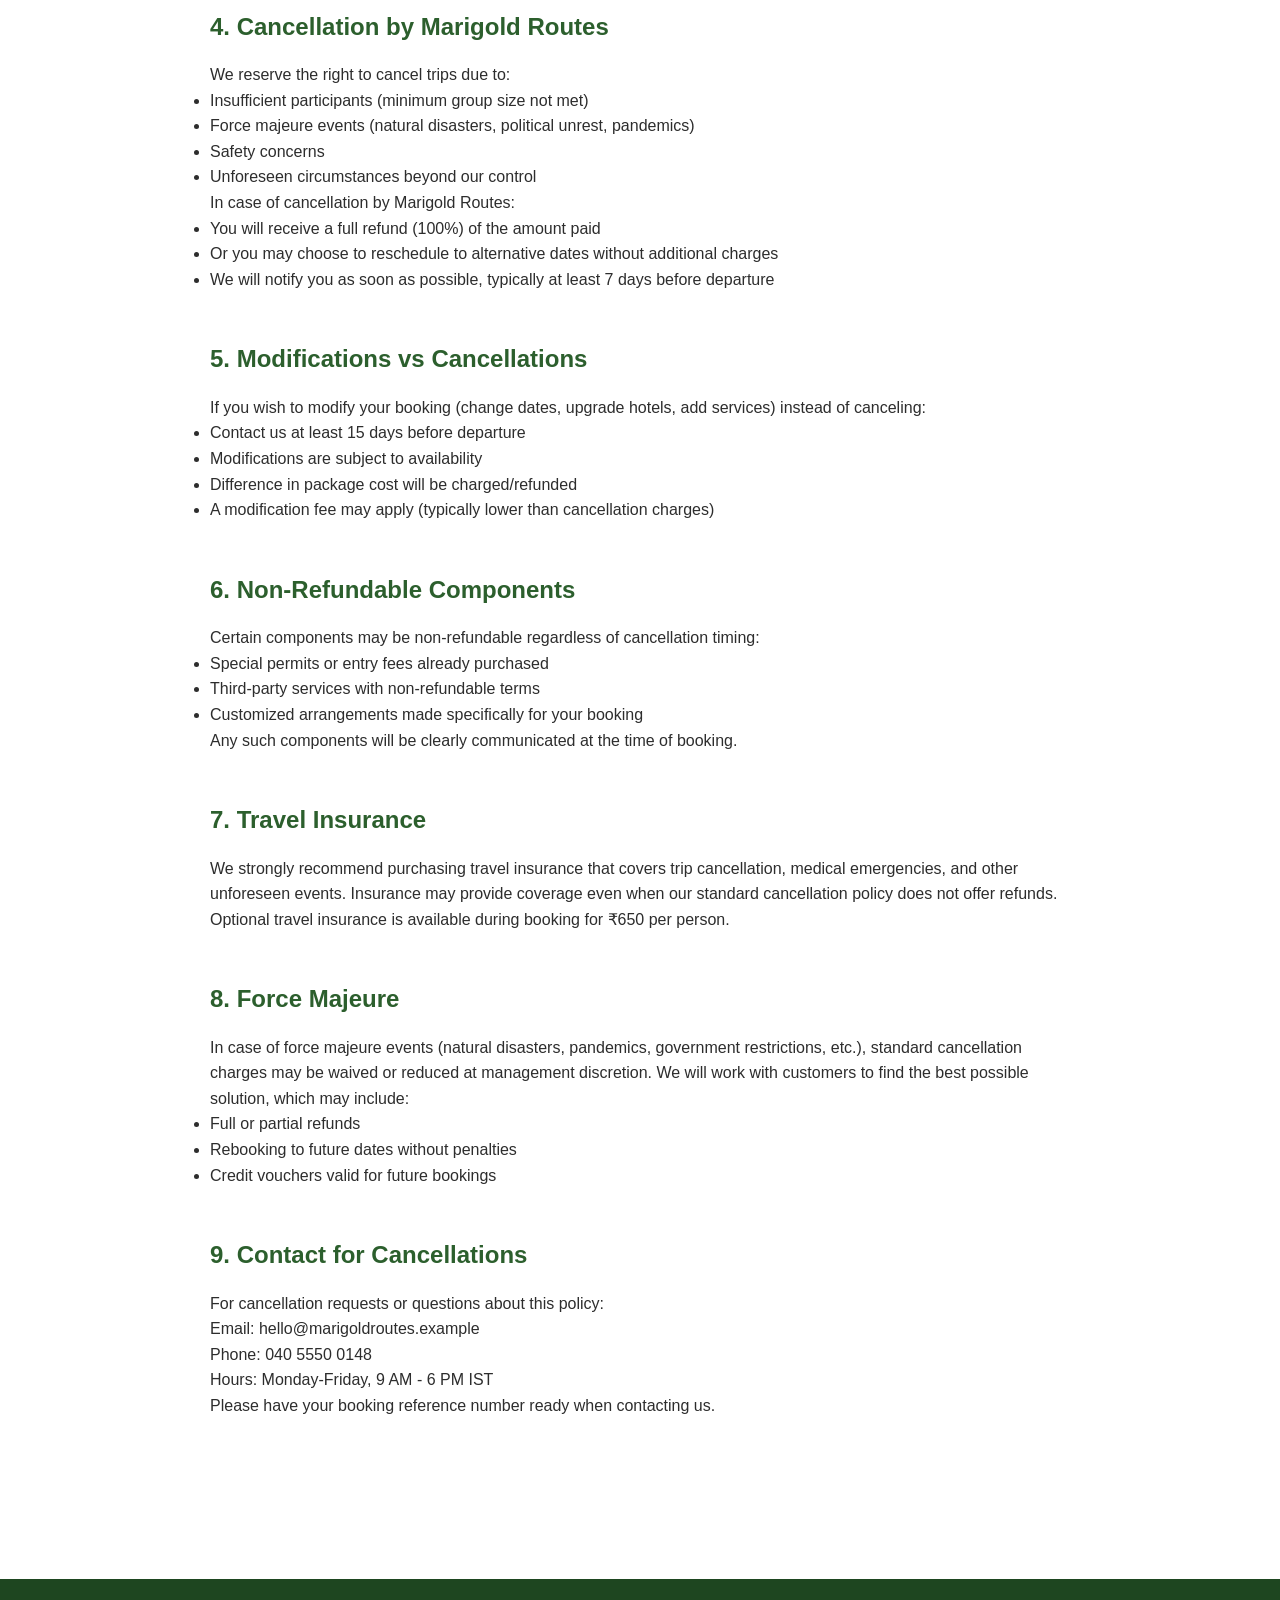
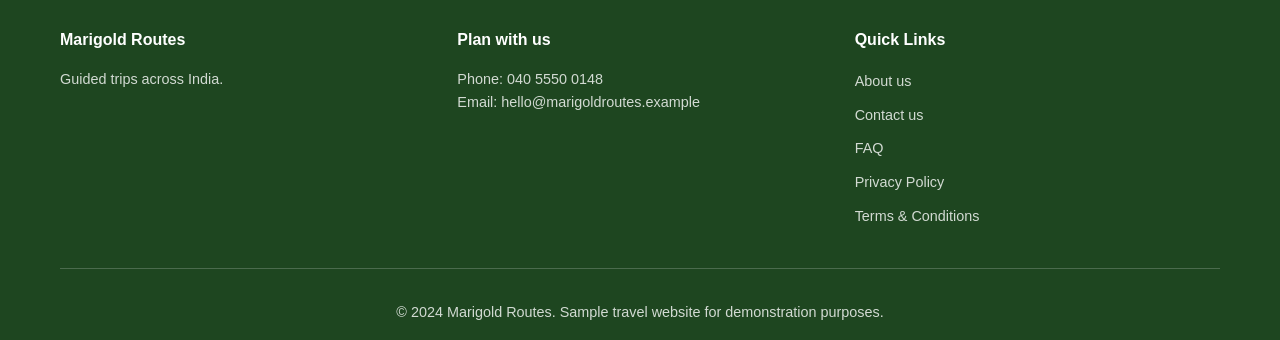
<file: frontend/cancellation.html>
<!DOCTYPE html>
<html lang="en">
<head>
    <meta charset="UTF-8">
    <meta name="viewport" content="width=device-width, initial-scale=1.0">
    <title>Cancellation & Refund Policy - Marigold Routes</title>
    <link rel="stylesheet" href="assets/css/styles.css">
</head>
<body>
    <nav class="navbar">
        <div class="container">
            <div class="nav-brand">
                <a href="index.html">Marigold Routes</a>
            </div>
            <ul class="nav-menu">
                <li><a href="destinations.html">Destinations</a></li>
                <li><a href="packages.html">Packages</a></li>
                <li><a href="booking.html" class="btn-primary-nav">Book a trip</a></li>
                <li><a href="my-bookings.html">My bookings<span class="booking-count" id="bookingCount">0</span></a></li>
            </ul>
            <button class="nav-toggle" aria-label="Toggle navigation">
                <span></span>
                <span></span>
                <span></span>
            </button>
        </div>
    </nav>

    <main class="page-content">
        <div class="container content-container policy-content">
            <header class="page-header">
                <h1>Cancellation & Refund Policy</h1>
                <p class="page-subtitle">Last updated: [Date Placeholder]</p>
            </header>

            <div class="notice-box">
                <p><strong>Sample Policy Notice:</strong> This is a placeholder cancellation policy for demonstration purposes. Actual businesses must define specific cancellation terms, refund percentages, and timelines appropriate to their operations and legal requirements.</p>
            </div>

            <section class="content-section">
                <h2>1. Cancellation by Customer</h2>
                <p>You may cancel your booking at any time by contacting us or through your booking management page. Cancellation charges depend on how far in advance you cancel before your trip start date.</p>

                <h3>Sample Cancellation Timeline</h3>
                <div class="table-responsive">
                    <table class="policy-table">
                        <thead>
                            <tr>
                                <th>Cancellation Period</th>
                                <th>Cancellation Charge</th>
                                <th>Refund Amount</th>
                            </tr>
                        </thead>
                        <tbody>
                            <tr>
                                <td>30+ days before departure</td>
                                <td>10% of total booking value</td>
                                <td>90% refund</td>
                            </tr>
                            <tr>
                                <td>15-29 days before departure</td>
                                <td>25% of total booking value</td>
                                <td>75% refund</td>
                            </tr>
                            <tr>
                                <td>8-14 days before departure</td>
                                <td>50% of total booking value</td>
                                <td>50% refund</td>
                            </tr>
                            <tr>
                                <td>3-7 days before departure</td>
                                <td>75% of total booking value</td>
                                <td>25% refund</td>
                            </tr>
                            <tr>
                                <td>Less than 3 days or no-show</td>
                                <td>100% of total booking value</td>
                                <td>No refund</td>
                            </tr>
                        </tbody>
                    </table>
                </div>

                <p class="policy-note"><strong>Note:</strong> The cancellation period is calculated from the date of cancellation request to the trip start date. These are sample percentages and actual policy should be defined based on business requirements.</p>
            </section>

            <section class="content-section">
                <h2>2. How to Cancel</h2>
                <p>To cancel your booking:</p>
                <ol>
                    <li>Visit the <a href="my-bookings.html">My Bookings</a> page</li>
                    <li>Locate your booking using your reference number</li>
                    <li>Click "Request Cancellation"</li>
                    <li>Confirm the cancellation request</li>
                </ol>
                <p>Alternatively, contact us directly:</p>
                <p>Email: hello@marigoldroutes.example<br>
                Phone: 040 5550 0148</p>
            </section>

            <section class="content-section">
                <h2>3. Refund Processing</h2>
                <p>Once your cancellation is processed:</p>
                <ul>
                    <li>Refund amounts are calculated based on the applicable cancellation charges</li>
                    <li>Refunds are initiated within 7-10 business days of cancellation approval</li>
                    <li>Refunds are credited to the original payment method</li>
                    <li>Bank processing may take an additional 5-7 business days</li>
                    <li>You will receive email confirmation when the refund is initiated</li>
                </ul>
            </section>

            <section class="content-section">
                <h2>4. Cancellation by Marigold Routes</h2>
                <p>We reserve the right to cancel trips due to:</p>
                <ul>
                    <li>Insufficient participants (minimum group size not met)</li>
                    <li>Force majeure events (natural disasters, political unrest, pandemics)</li>
                    <li>Safety concerns</li>
                    <li>Unforeseen circumstances beyond our control</li>
                </ul>
                <p>In case of cancellation by Marigold Routes:</p>
                <ul>
                    <li>You will receive a full refund (100%) of the amount paid</li>
                    <li>Or you may choose to reschedule to alternative dates without additional charges</li>
                    <li>We will notify you as soon as possible, typically at least 7 days before departure</li>
                </ul>
            </section>

            <section class="content-section">
                <h2>5. Modifications vs Cancellations</h2>
                <p>If you wish to modify your booking (change dates, upgrade hotels, add services) instead of canceling:</p>
                <ul>
                    <li>Contact us at least 15 days before departure</li>
                    <li>Modifications are subject to availability</li>
                    <li>Difference in package cost will be charged/refunded</li>
                    <li>A modification fee may apply (typically lower than cancellation charges)</li>
                </ul>
            </section>

            <section class="content-section">
                <h2>6. Non-Refundable Components</h2>
                <p>Certain components may be non-refundable regardless of cancellation timing:</p>
                <ul>
                    <li>Special permits or entry fees already purchased</li>
                    <li>Third-party services with non-refundable terms</li>
                    <li>Customized arrangements made specifically for your booking</li>
                </ul>
                <p>Any such components will be clearly communicated at the time of booking.</p>
            </section>

            <section class="content-section">
                <h2>7. Travel Insurance</h2>
                <p>We strongly recommend purchasing travel insurance that covers trip cancellation, medical emergencies, and other unforeseen events. Insurance may provide coverage even when our standard cancellation policy does not offer refunds.</p>
                <p>Optional travel insurance is available during booking for ₹650 per person.</p>
            </section>

            <section class="content-section">
                <h2>8. Force Majeure</h2>
                <p>In case of force majeure events (natural disasters, pandemics, government restrictions, etc.), standard cancellation charges may be waived or reduced at management discretion. We will work with customers to find the best possible solution, which may include:</p>
                <ul>
                    <li>Full or partial refunds</li>
                    <li>Rebooking to future dates without penalties</li>
                    <li>Credit vouchers valid for future bookings</li>
                </ul>
            </section>

            <section class="content-section">
                <h2>9. Contact for Cancellations</h2>
                <p>For cancellation requests or questions about this policy:</p>
                <p>Email: hello@marigoldroutes.example<br>
                Phone: 040 5550 0148<br>
                Hours: Monday-Friday, 9 AM - 6 PM IST</p>
                <p>Please have your booking reference number ready when contacting us.</p>
            </section>
        </div>
    </main>

    <footer class="footer">
        <div class="container">
            <div class="footer-grid">
                <div class="footer-section">
                    <h4>Marigold Routes</h4>
                    <p>Guided trips across India.</p>
                </div>
                <div class="footer-section">
                    <h4>Plan with us</h4>
                    <p>Phone: 040 5550 0148</p>
                    <p>Email: <a href="mailto:hello@marigoldroutes.example">hello@marigoldroutes.example</a></p>
                </div>
                <div class="footer-section">
                    <h4>Quick Links</h4>
                    <ul class="footer-links">
                        <li><a href="about.html">About us</a></li>
                        <li><a href="contact.html">Contact us</a></li>
                        <li><a href="faq.html">FAQ</a></li>
                        <li><a href="privacy.html">Privacy Policy</a></li>
                        <li><a href="terms.html">Terms & Conditions</a></li>
                    </ul>
                </div>
            </div>
            <div class="footer-bottom">
                <p>&copy; 2024 Marigold Routes. Sample travel website for demonstration purposes.</p>
            </div>
        </div>
    </footer>

    <script src="assets/js/config.js"></script>
    <script src="assets/js/main.js"></script>
</body>
</html>
</file>
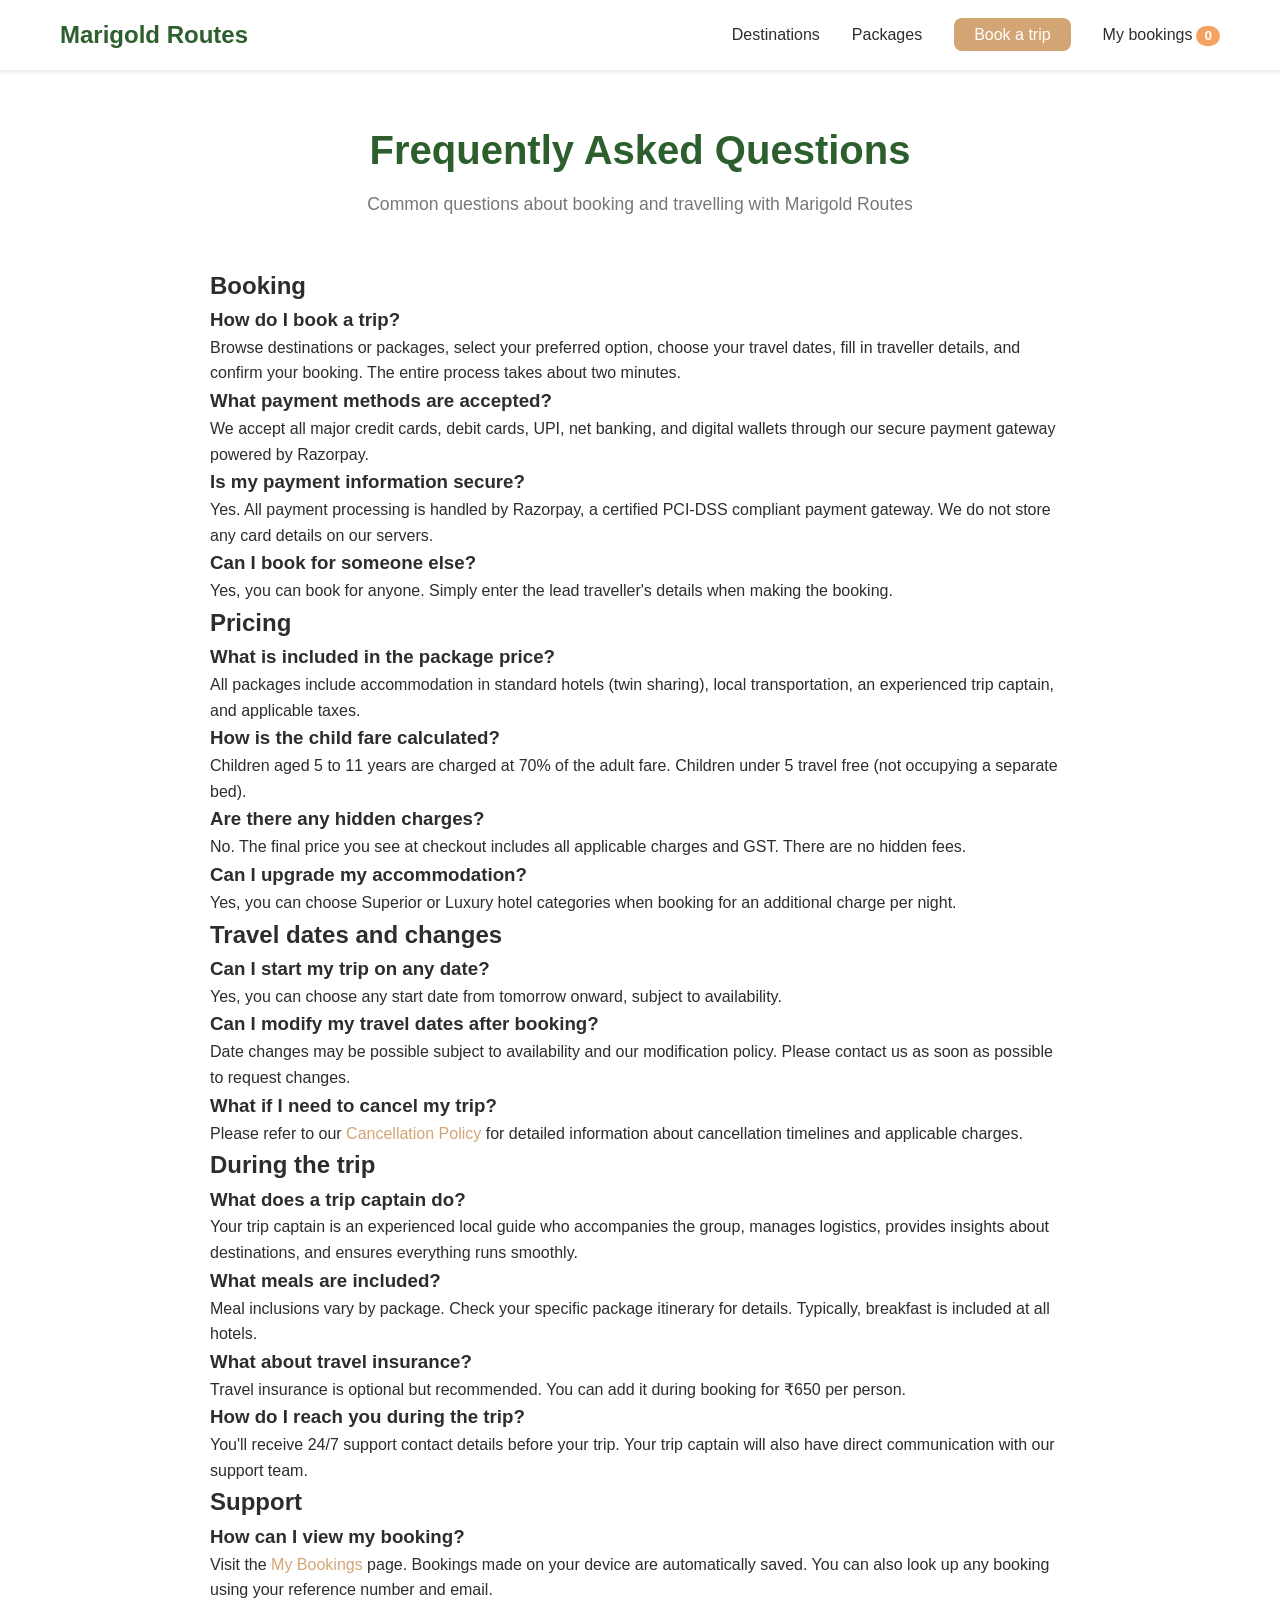
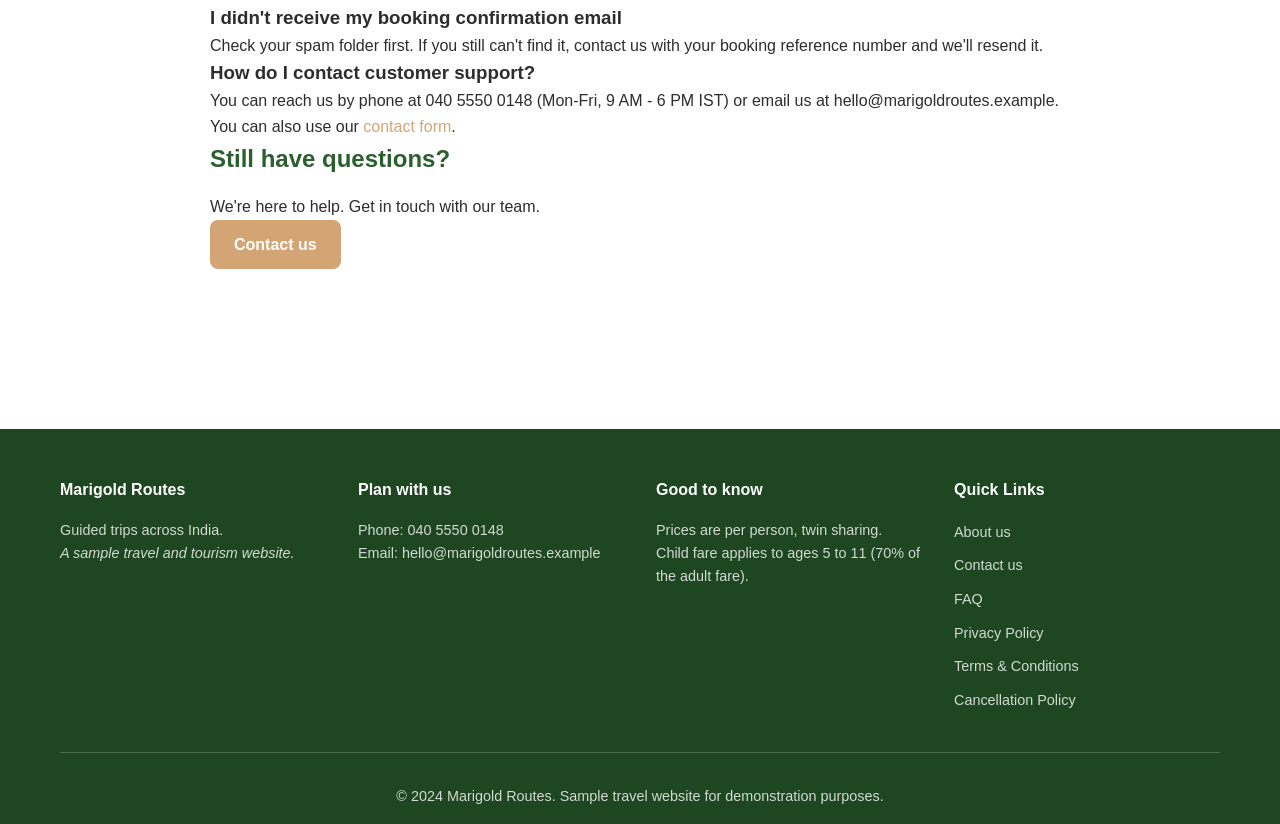
<file: frontend/faq.html>
<!DOCTYPE html>
<html lang="en">
<head>
    <meta charset="UTF-8">
    <meta name="viewport" content="width=device-width, initial-scale=1.0">
    <meta name="description" content="Frequently asked questions about Marigold Routes travel packages">
    <title>FAQ - Marigold Routes</title>
    <link rel="stylesheet" href="assets/css/styles.css">
</head>
<body>
    <nav class="navbar">
        <div class="container">
            <div class="nav-brand">
                <a href="index.html">Marigold Routes</a>
            </div>
            <ul class="nav-menu">
                <li><a href="destinations.html">Destinations</a></li>
                <li><a href="packages.html">Packages</a></li>
                <li><a href="booking.html" class="btn-primary-nav">Book a trip</a></li>
                <li><a href="my-bookings.html">My bookings<span class="booking-count" id="bookingCount">0</span></a></li>
            </ul>
            <button class="nav-toggle" aria-label="Toggle navigation">
                <span></span>
                <span></span>
                <span></span>
            </button>
        </div>
    </nav>

    <main class="page-content">
        <div class="container content-container">
            <header class="page-header">
                <h1>Frequently Asked Questions</h1>
                <p class="page-subtitle">Common questions about booking and travelling with Marigold Routes</p>
            </header>

            <div class="faq-container">
                <section class="faq-section">
                    <h2>Booking</h2>
                    
                    <div class="faq-item">
                        <h3>How do I book a trip?</h3>
                        <p>Browse destinations or packages, select your preferred option, choose your travel dates, fill in traveller details, and confirm your booking. The entire process takes about two minutes.</p>
                    </div>

                    <div class="faq-item">
                        <h3>What payment methods are accepted?</h3>
                        <p>We accept all major credit cards, debit cards, UPI, net banking, and digital wallets through our secure payment gateway powered by Razorpay.</p>
                    </div>

                    <div class="faq-item">
                        <h3>Is my payment information secure?</h3>
                        <p>Yes. All payment processing is handled by Razorpay, a certified PCI-DSS compliant payment gateway. We do not store any card details on our servers.</p>
                    </div>

                    <div class="faq-item">
                        <h3>Can I book for someone else?</h3>
                        <p>Yes, you can book for anyone. Simply enter the lead traveller's details when making the booking.</p>
                    </div>
                </section>

                <section class="faq-section">
                    <h2>Pricing</h2>
                    
                    <div class="faq-item">
                        <h3>What is included in the package price?</h3>
                        <p>All packages include accommodation in standard hotels (twin sharing), local transportation, an experienced trip captain, and applicable taxes.</p>
                    </div>

                    <div class="faq-item">
                        <h3>How is the child fare calculated?</h3>
                        <p>Children aged 5 to 11 years are charged at 70% of the adult fare. Children under 5 travel free (not occupying a separate bed).</p>
                    </div>

                    <div class="faq-item">
                        <h3>Are there any hidden charges?</h3>
                        <p>No. The final price you see at checkout includes all applicable charges and GST. There are no hidden fees.</p>
                    </div>

                    <div class="faq-item">
                        <h3>Can I upgrade my accommodation?</h3>
                        <p>Yes, you can choose Superior or Luxury hotel categories when booking for an additional charge per night.</p>
                    </div>
                </section>

                <section class="faq-section">
                    <h2>Travel dates and changes</h2>
                    
                    <div class="faq-item">
                        <h3>Can I start my trip on any date?</h3>
                        <p>Yes, you can choose any start date from tomorrow onward, subject to availability.</p>
                    </div>

                    <div class="faq-item">
                        <h3>Can I modify my travel dates after booking?</h3>
                        <p>Date changes may be possible subject to availability and our modification policy. Please contact us as soon as possible to request changes.</p>
                    </div>

                    <div class="faq-item">
                        <h3>What if I need to cancel my trip?</h3>
                        <p>Please refer to our <a href="cancellation.html">Cancellation Policy</a> for detailed information about cancellation timelines and applicable charges.</p>
                    </div>
                </section>

                <section class="faq-section">
                    <h2>During the trip</h2>
                    
                    <div class="faq-item">
                        <h3>What does a trip captain do?</h3>
                        <p>Your trip captain is an experienced local guide who accompanies the group, manages logistics, provides insights about destinations, and ensures everything runs smoothly.</p>
                    </div>

                    <div class="faq-item">
                        <h3>What meals are included?</h3>
                        <p>Meal inclusions vary by package. Check your specific package itinerary for details. Typically, breakfast is included at all hotels.</p>
                    </div>

                    <div class="faq-item">
                        <h3>What about travel insurance?</h3>
                        <p>Travel insurance is optional but recommended. You can add it during booking for ₹650 per person.</p>
                    </div>

                    <div class="faq-item">
                        <h3>How do I reach you during the trip?</h3>
                        <p>You'll receive 24/7 support contact details before your trip. Your trip captain will also have direct communication with our support team.</p>
                    </div>
                </section>

                <section class="faq-section">
                    <h2>Support</h2>
                    
                    <div class="faq-item">
                        <h3>How can I view my booking?</h3>
                        <p>Visit the <a href="my-bookings.html">My Bookings</a> page. Bookings made on your device are automatically saved. You can also look up any booking using your reference number and email.</p>
                    </div>

                    <div class="faq-item">
                        <h3>I didn't receive my booking confirmation email</h3>
                        <p>Check your spam folder first. If you still can't find it, contact us with your booking reference number and we'll resend it.</p>
                    </div>

                    <div class="faq-item">
                        <h3>How do I contact customer support?</h3>
                        <p>You can reach us by phone at 040 5550 0148 (Mon-Fri, 9 AM - 6 PM IST) or email us at hello@marigoldroutes.example. You can also use our <a href="contact.html">contact form</a>.</p>
                    </div>
                </section>
            </div>

            <section class="content-section cta-section">
                <h2>Still have questions?</h2>
                <p>We're here to help. Get in touch with our team.</p>
                <a href="contact.html" class="btn btn-primary">Contact us</a>
            </section>
        </div>
    </main>

    <footer class="footer">
        <div class="container">
            <div class="footer-grid">
                <div class="footer-section">
                    <h4>Marigold Routes</h4>
                    <p>Guided trips across India.</p>
                    <p class="footer-tagline">A sample travel and tourism website.</p>
                </div>
                <div class="footer-section">
                    <h4>Plan with us</h4>
                    <p>Phone: 040 5550 0148</p>
                    <p>Email: <a href="mailto:hello@marigoldroutes.example">hello@marigoldroutes.example</a></p>
                </div>
                <div class="footer-section">
                    <h4>Good to know</h4>
                    <p>Prices are per person, twin sharing.</p>
                    <p>Child fare applies to ages 5 to 11 (70% of the adult fare).</p>
                </div>
                <div class="footer-section">
                    <h4>Quick Links</h4>
                    <ul class="footer-links">
                        <li><a href="about.html">About us</a></li>
                        <li><a href="contact.html">Contact us</a></li>
                        <li><a href="faq.html">FAQ</a></li>
                        <li><a href="privacy.html">Privacy Policy</a></li>
                        <li><a href="terms.html">Terms & Conditions</a></li>
                        <li><a href="cancellation.html">Cancellation Policy</a></li>
                    </ul>
                </div>
            </div>
            <div class="footer-bottom">
                <p>&copy; 2024 Marigold Routes. Sample travel website for demonstration purposes.</p>
            </div>
        </div>
    </footer>

    <script src="assets/js/config.js"></script>
    <script src="assets/js/main.js"></script>
</body>
</html>
</file>
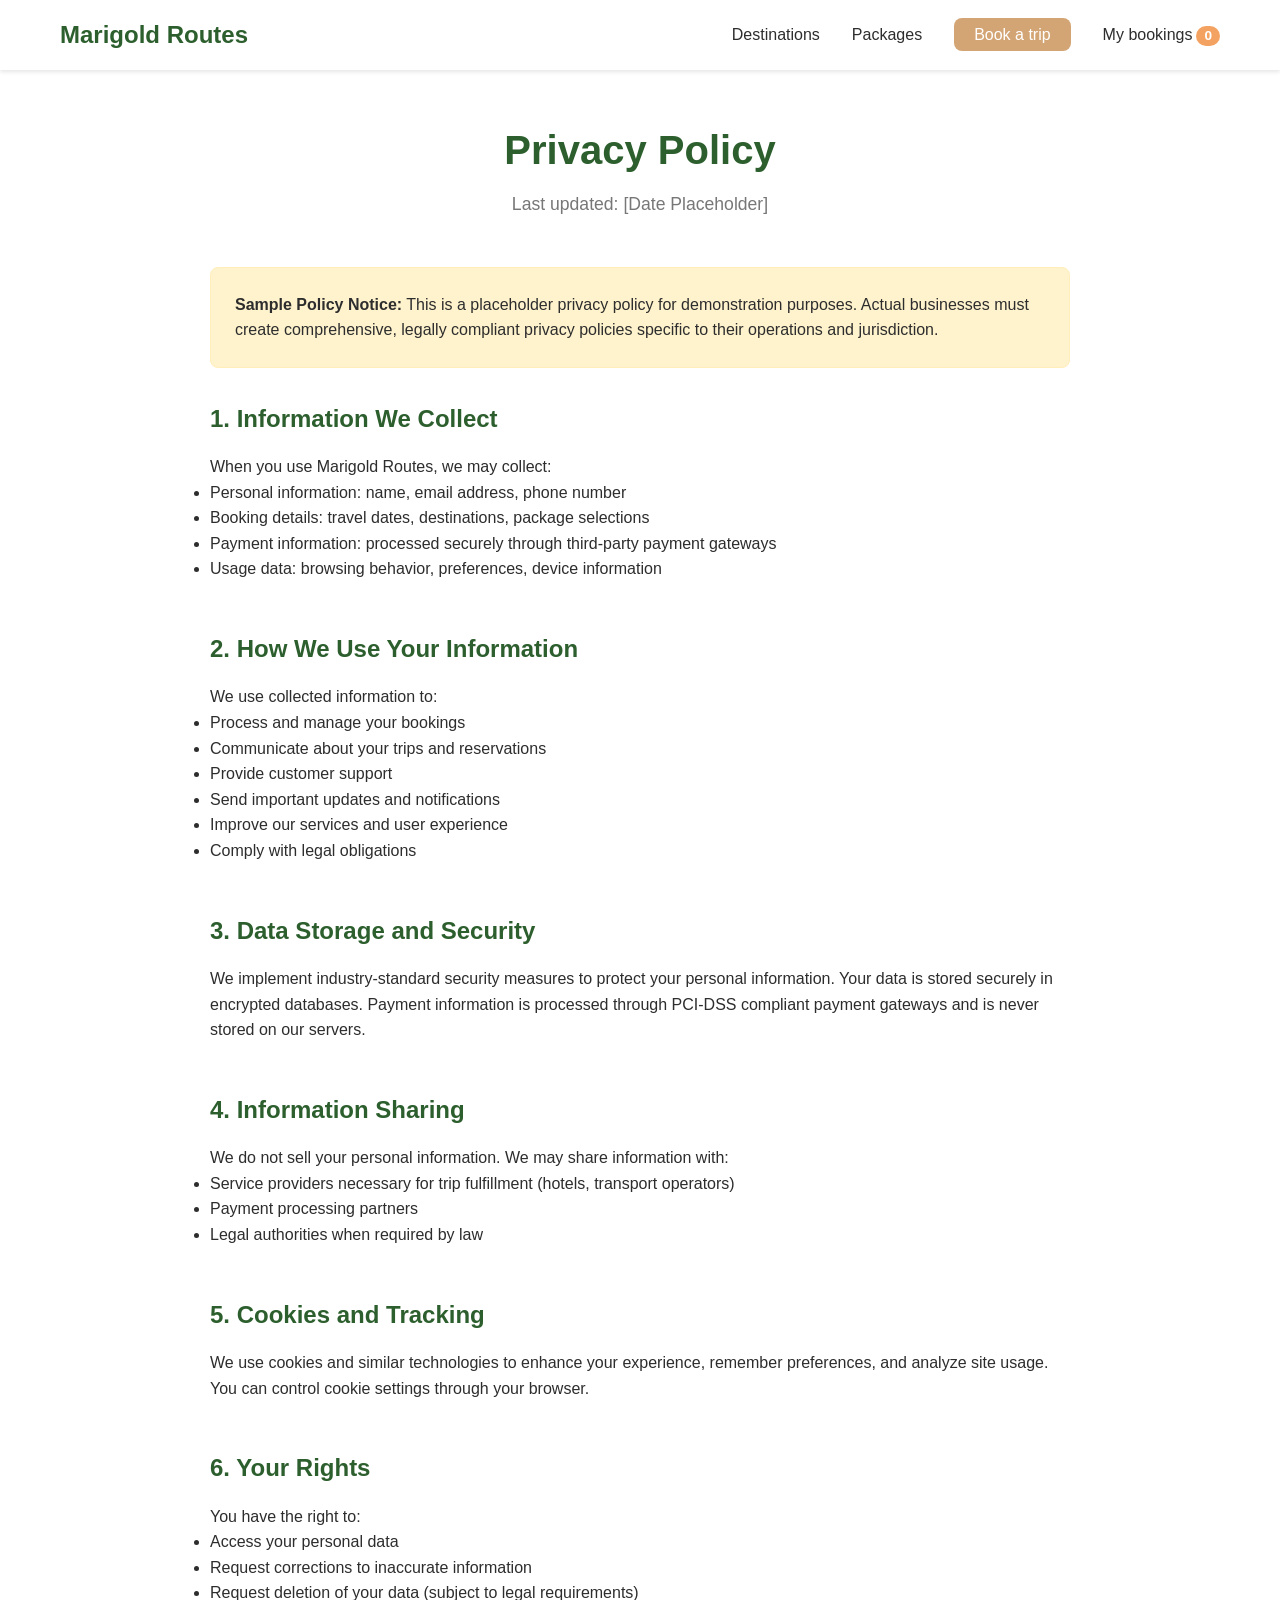
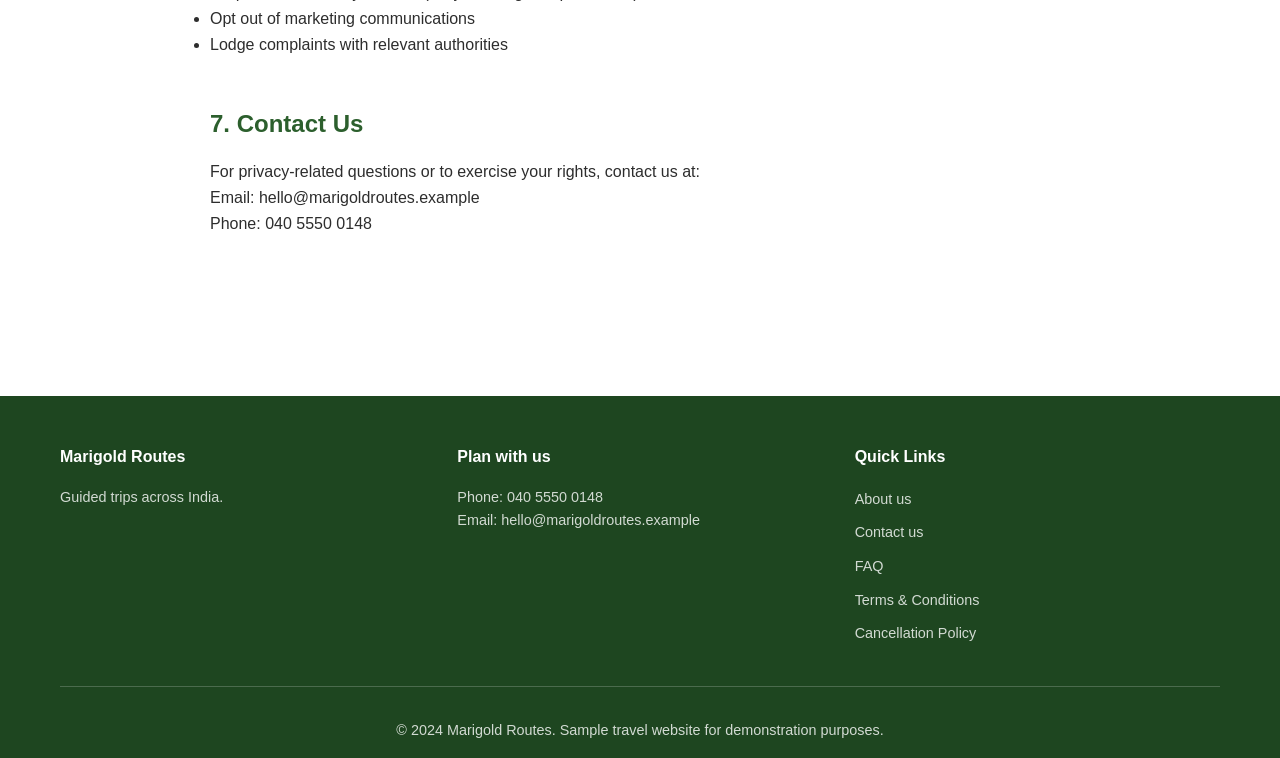
<file: frontend/privacy.html>
<!DOCTYPE html>
<html lang="en">
<head>
    <meta charset="UTF-8">
    <meta name="viewport" content="width=device-width, initial-scale=1.0">
    <title>Privacy Policy - Marigold Routes</title>
    <link rel="stylesheet" href="assets/css/styles.css">
</head>
<body>
    <nav class="navbar">
        <div class="container">
            <div class="nav-brand">
                <a href="index.html">Marigold Routes</a>
            </div>
            <ul class="nav-menu">
                <li><a href="destinations.html">Destinations</a></li>
                <li><a href="packages.html">Packages</a></li>
                <li><a href="booking.html" class="btn-primary-nav">Book a trip</a></li>
                <li><a href="my-bookings.html">My bookings<span class="booking-count" id="bookingCount">0</span></a></li>
            </ul>
            <button class="nav-toggle" aria-label="Toggle navigation">
                <span></span>
                <span></span>
                <span></span>
            </button>
        </div>
    </nav>

    <main class="page-content">
        <div class="container content-container policy-content">
            <header class="page-header">
                <h1>Privacy Policy</h1>
                <p class="page-subtitle">Last updated: [Date Placeholder]</p>
            </header>

            <div class="notice-box">
                <p><strong>Sample Policy Notice:</strong> This is a placeholder privacy policy for demonstration purposes. Actual businesses must create comprehensive, legally compliant privacy policies specific to their operations and jurisdiction.</p>
            </div>

            <section class="content-section">
                <h2>1. Information We Collect</h2>
                <p>When you use Marigold Routes, we may collect:</p>
                <ul>
                    <li>Personal information: name, email address, phone number</li>
                    <li>Booking details: travel dates, destinations, package selections</li>
                    <li>Payment information: processed securely through third-party payment gateways</li>
                    <li>Usage data: browsing behavior, preferences, device information</li>
                </ul>
            </section>

            <section class="content-section">
                <h2>2. How We Use Your Information</h2>
                <p>We use collected information to:</p>
                <ul>
                    <li>Process and manage your bookings</li>
                    <li>Communicate about your trips and reservations</li>
                    <li>Provide customer support</li>
                    <li>Send important updates and notifications</li>
                    <li>Improve our services and user experience</li>
                    <li>Comply with legal obligations</li>
                </ul>
            </section>

            <section class="content-section">
                <h2>3. Data Storage and Security</h2>
                <p>We implement industry-standard security measures to protect your personal information. Your data is stored securely in encrypted databases. Payment information is processed through PCI-DSS compliant payment gateways and is never stored on our servers.</p>
            </section>

            <section class="content-section">
                <h2>4. Information Sharing</h2>
                <p>We do not sell your personal information. We may share information with:</p>
                <ul>
                    <li>Service providers necessary for trip fulfillment (hotels, transport operators)</li>
                    <li>Payment processing partners</li>
                    <li>Legal authorities when required by law</li>
                </ul>
            </section>

            <section class="content-section">
                <h2>5. Cookies and Tracking</h2>
                <p>We use cookies and similar technologies to enhance your experience, remember preferences, and analyze site usage. You can control cookie settings through your browser.</p>
            </section>

            <section class="content-section">
                <h2>6. Your Rights</h2>
                <p>You have the right to:</p>
                <ul>
                    <li>Access your personal data</li>
                    <li>Request corrections to inaccurate information</li>
                    <li>Request deletion of your data (subject to legal requirements)</li>
                    <li>Opt out of marketing communications</li>
                    <li>Lodge complaints with relevant authorities</li>
                </ul>
            </section>

            <section class="content-section">
                <h2>7. Contact Us</h2>
                <p>For privacy-related questions or to exercise your rights, contact us at:</p>
                <p>Email: hello@marigoldroutes.example<br>
                Phone: 040 5550 0148</p>
            </section>
        </div>
    </main>

    <footer class="footer">
        <div class="container">
            <div class="footer-grid">
                <div class="footer-section">
                    <h4>Marigold Routes</h4>
                    <p>Guided trips across India.</p>
                </div>
                <div class="footer-section">
                    <h4>Plan with us</h4>
                    <p>Phone: 040 5550 0148</p>
                    <p>Email: <a href="mailto:hello@marigoldroutes.example">hello@marigoldroutes.example</a></p>
                </div>
                <div class="footer-section">
                    <h4>Quick Links</h4>
                    <ul class="footer-links">
                        <li><a href="about.html">About us</a></li>
                        <li><a href="contact.html">Contact us</a></li>
                        <li><a href="faq.html">FAQ</a></li>
                        <li><a href="terms.html">Terms & Conditions</a></li>
                        <li><a href="cancellation.html">Cancellation Policy</a></li>
                    </ul>
                </div>
            </div>
            <div class="footer-bottom">
                <p>&copy; 2024 Marigold Routes. Sample travel website for demonstration purposes.</p>
            </div>
        </div>
    </footer>

    <script src="assets/js/config.js"></script>
    <script src="assets/js/main.js"></script>
</body>
</html>
</file>
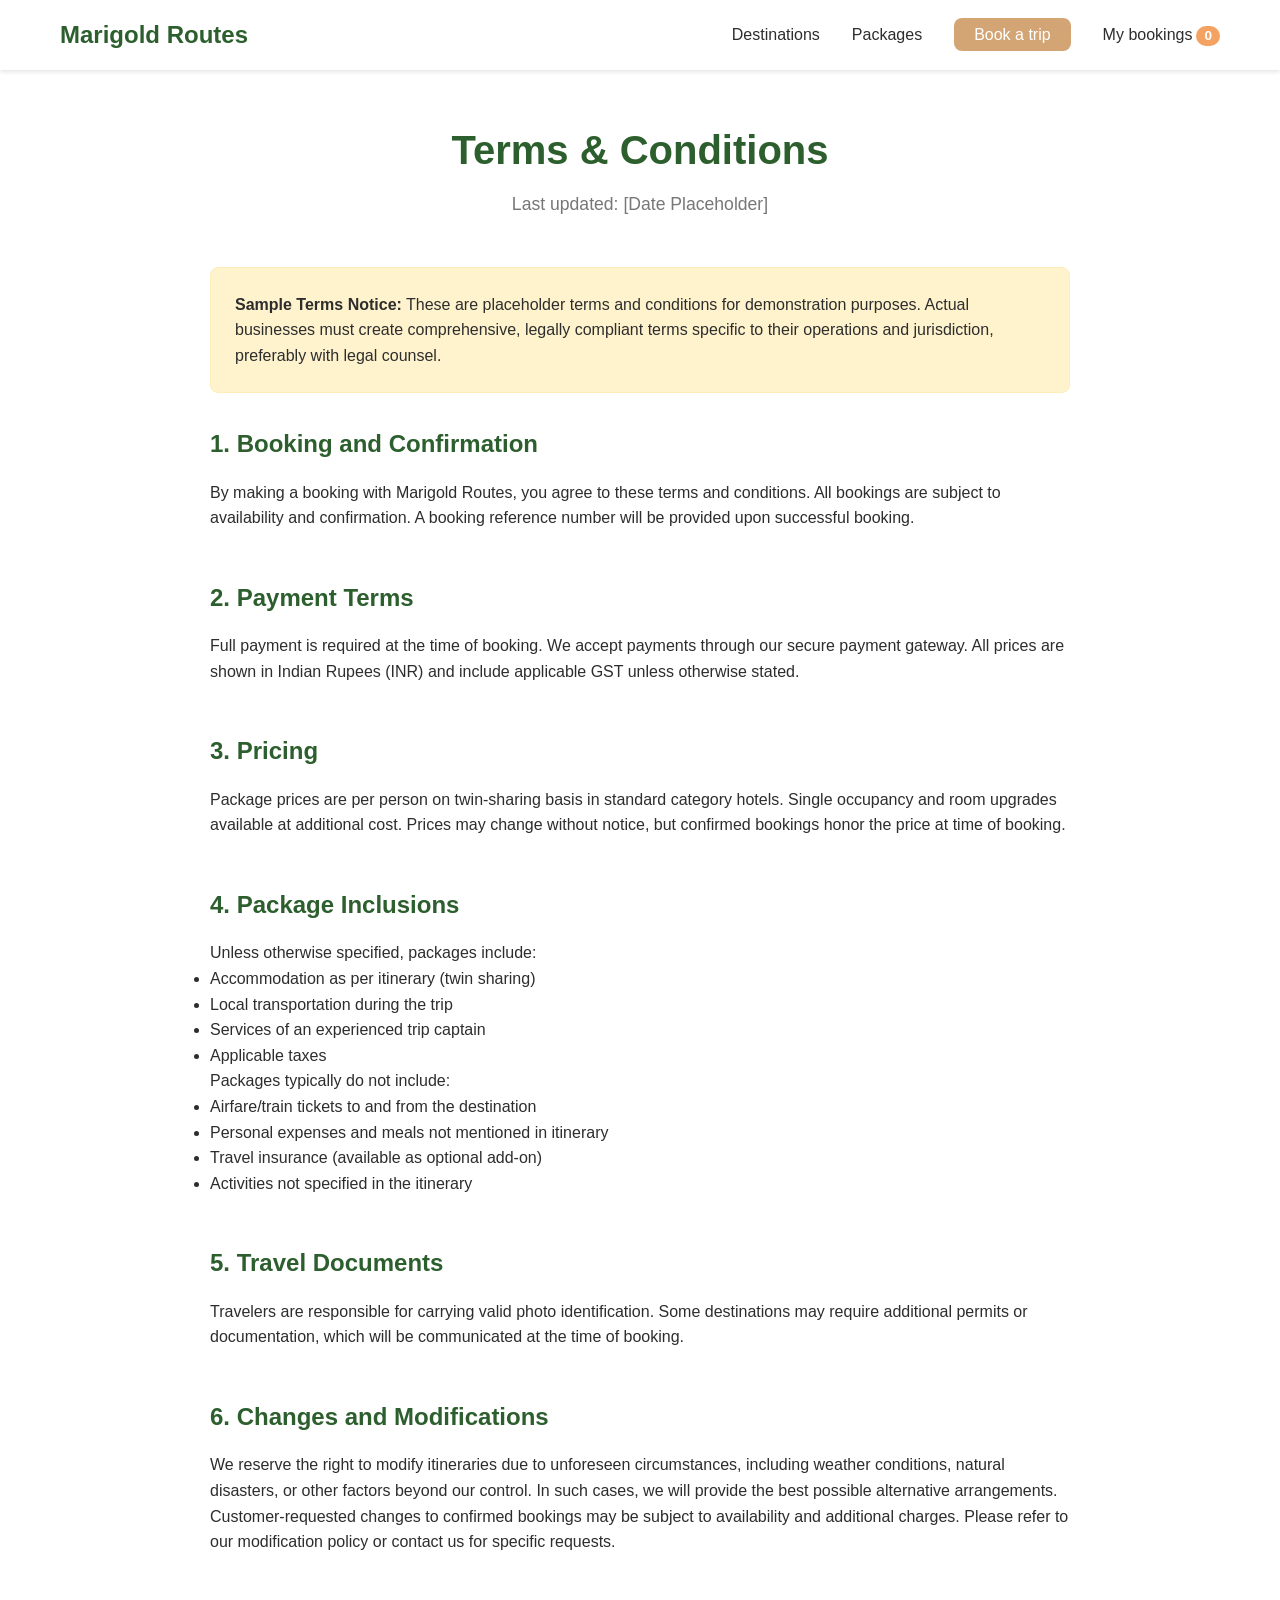
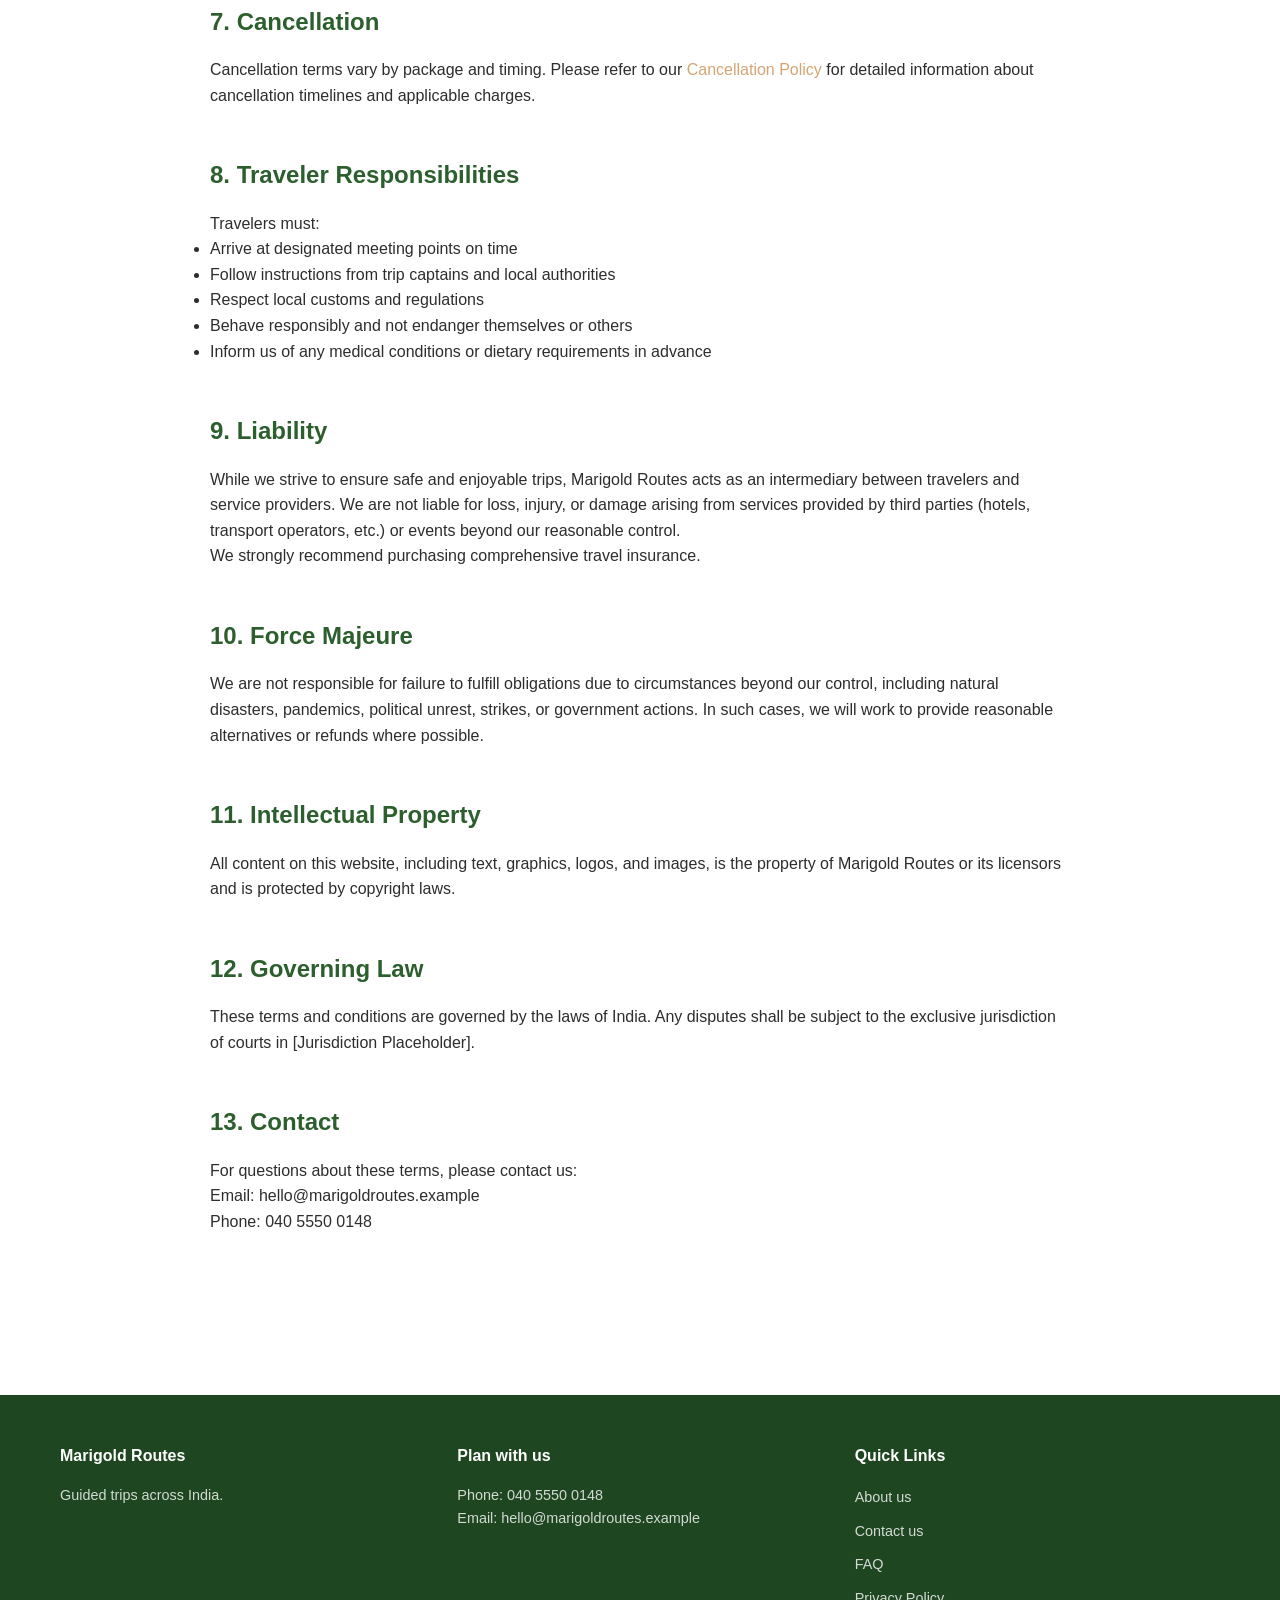
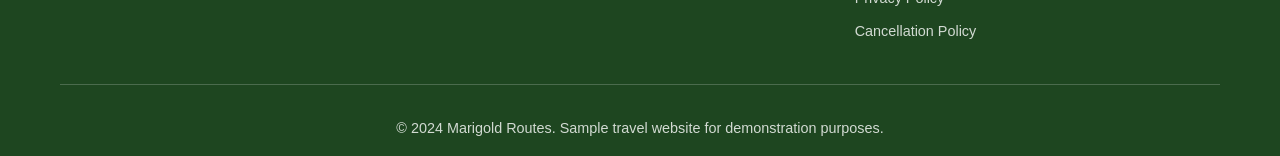
<file: frontend/terms.html>
<!DOCTYPE html>
<html lang="en">
<head>
    <meta charset="UTF-8">
    <meta name="viewport" content="width=device-width, initial-scale=1.0">
    <title>Terms & Conditions - Marigold Routes</title>
    <link rel="stylesheet" href="assets/css/styles.css">
</head>
<body>
    <nav class="navbar">
        <div class="container">
            <div class="nav-brand">
                <a href="index.html">Marigold Routes</a>
            </div>
            <ul class="nav-menu">
                <li><a href="destinations.html">Destinations</a></li>
                <li><a href="packages.html">Packages</a></li>
                <li><a href="booking.html" class="btn-primary-nav">Book a trip</a></li>
                <li><a href="my-bookings.html">My bookings<span class="booking-count" id="bookingCount">0</span></a></li>
            </ul>
            <button class="nav-toggle" aria-label="Toggle navigation">
                <span></span>
                <span></span>
                <span></span>
            </button>
        </div>
    </nav>

    <main class="page-content">
        <div class="container content-container policy-content">
            <header class="page-header">
                <h1>Terms & Conditions</h1>
                <p class="page-subtitle">Last updated: [Date Placeholder]</p>
            </header>

            <div class="notice-box">
                <p><strong>Sample Terms Notice:</strong> These are placeholder terms and conditions for demonstration purposes. Actual businesses must create comprehensive, legally compliant terms specific to their operations and jurisdiction, preferably with legal counsel.</p>
            </div>

            <section class="content-section">
                <h2>1. Booking and Confirmation</h2>
                <p>By making a booking with Marigold Routes, you agree to these terms and conditions. All bookings are subject to availability and confirmation. A booking reference number will be provided upon successful booking.</p>
            </section>

            <section class="content-section">
                <h2>2. Payment Terms</h2>
                <p>Full payment is required at the time of booking. We accept payments through our secure payment gateway. All prices are shown in Indian Rupees (INR) and include applicable GST unless otherwise stated.</p>
            </section>

            <section class="content-section">
                <h2>3. Pricing</h2>
                <p>Package prices are per person on twin-sharing basis in standard category hotels. Single occupancy and room upgrades available at additional cost. Prices may change without notice, but confirmed bookings honor the price at time of booking.</p>
            </section>

            <section class="content-section">
                <h2>4. Package Inclusions</h2>
                <p>Unless otherwise specified, packages include:</p>
                <ul>
                    <li>Accommodation as per itinerary (twin sharing)</li>
                    <li>Local transportation during the trip</li>
                    <li>Services of an experienced trip captain</li>
                    <li>Applicable taxes</li>
                </ul>
                <p>Packages typically do not include:</p>
                <ul>
                    <li>Airfare/train tickets to and from the destination</li>
                    <li>Personal expenses and meals not mentioned in itinerary</li>
                    <li>Travel insurance (available as optional add-on)</li>
                    <li>Activities not specified in the itinerary</li>
                </ul>
            </section>

            <section class="content-section">
                <h2>5. Travel Documents</h2>
                <p>Travelers are responsible for carrying valid photo identification. Some destinations may require additional permits or documentation, which will be communicated at the time of booking.</p>
            </section>

            <section class="content-section">
                <h2>6. Changes and Modifications</h2>
                <p>We reserve the right to modify itineraries due to unforeseen circumstances, including weather conditions, natural disasters, or other factors beyond our control. In such cases, we will provide the best possible alternative arrangements.</p>
                <p>Customer-requested changes to confirmed bookings may be subject to availability and additional charges. Please refer to our modification policy or contact us for specific requests.</p>
            </section>

            <section class="content-section">
                <h2>7. Cancellation</h2>
                <p>Cancellation terms vary by package and timing. Please refer to our <a href="cancellation.html">Cancellation Policy</a> for detailed information about cancellation timelines and applicable charges.</p>
            </section>

            <section class="content-section">
                <h2>8. Traveler Responsibilities</h2>
                <p>Travelers must:</p>
                <ul>
                    <li>Arrive at designated meeting points on time</li>
                    <li>Follow instructions from trip captains and local authorities</li>
                    <li>Respect local customs and regulations</li>
                    <li>Behave responsibly and not endanger themselves or others</li>
                    <li>Inform us of any medical conditions or dietary requirements in advance</li>
                </ul>
            </section>

            <section class="content-section">
                <h2>9. Liability</h2>
                <p>While we strive to ensure safe and enjoyable trips, Marigold Routes acts as an intermediary between travelers and service providers. We are not liable for loss, injury, or damage arising from services provided by third parties (hotels, transport operators, etc.) or events beyond our reasonable control.</p>
                <p>We strongly recommend purchasing comprehensive travel insurance.</p>
            </section>

            <section class="content-section">
                <h2>10. Force Majeure</h2>
                <p>We are not responsible for failure to fulfill obligations due to circumstances beyond our control, including natural disasters, pandemics, political unrest, strikes, or government actions. In such cases, we will work to provide reasonable alternatives or refunds where possible.</p>
            </section>

            <section class="content-section">
                <h2>11. Intellectual Property</h2>
                <p>All content on this website, including text, graphics, logos, and images, is the property of Marigold Routes or its licensors and is protected by copyright laws.</p>
            </section>

            <section class="content-section">
                <h2>12. Governing Law</h2>
                <p>These terms and conditions are governed by the laws of India. Any disputes shall be subject to the exclusive jurisdiction of courts in [Jurisdiction Placeholder].</p>
            </section>

            <section class="content-section">
                <h2>13. Contact</h2>
                <p>For questions about these terms, please contact us:</p>
                <p>Email: hello@marigoldroutes.example<br>
                Phone: 040 5550 0148</p>
            </section>
        </div>
    </main>

    <footer class="footer">
        <div class="container">
            <div class="footer-grid">
                <div class="footer-section">
                    <h4>Marigold Routes</h4>
                    <p>Guided trips across India.</p>
                </div>
                <div class="footer-section">
                    <h4>Plan with us</h4>
                    <p>Phone: 040 5550 0148</p>
                    <p>Email: <a href="mailto:hello@marigoldroutes.example">hello@marigoldroutes.example</a></p>
                </div>
                <div class="footer-section">
                    <h4>Quick Links</h4>
                    <ul class="footer-links">
                        <li><a href="about.html">About us</a></li>
                        <li><a href="contact.html">Contact us</a></li>
                        <li><a href="faq.html">FAQ</a></li>
                        <li><a href="privacy.html">Privacy Policy</a></li>
                        <li><a href="cancellation.html">Cancellation Policy</a></li>
                    </ul>
                </div>
            </div>
            <div class="footer-bottom">
                <p>&copy; 2024 Marigold Routes. Sample travel website for demonstration purposes.</p>
            </div>
        </div>
    </footer>

    <script src="assets/js/config.js"></script>
    <script src="assets/js/main.js"></script>
</body>
</html>
</file>
<file: frontend/assets/css/styles.css>
/* ========================================
   Marigold Routes - Main Stylesheet
   ======================================== */

/* CSS Variables */
:root {
    --primary-color: #D4A574;
    --primary-dark: #B8935F;
    --primary-light: #E8D5C0;
    --secondary-color: #2C5F2D;
    --secondary-dark: #1E4620;
    --accent-color: #F4A261;
    --text-dark: #2D2D2D;
    --text-medium: #555555;
    --text-light: #777777;
    --border-color: #E0E0E0;
    --background-light: #FAFAFA;
    --background-white: #FFFFFF;
    --error-color: #E74C3C;
    --success-color: #27AE60;
    --warning-color: #F39C12;
    --shadow-sm: 0 2px 4px rgba(0, 0, 0, 0.1);
    --shadow-md: 0 4px 8px rgba(0, 0, 0, 0.12);
    --shadow-lg: 0 8px 16px rgba(0, 0, 0, 0.15);
    --radius-sm: 4px;
    --radius-md: 8px;
    --radius-lg: 12px;
    --transition: all 0.3s ease;
}

/* Reset and Base Styles */
* {
    margin: 0;
    padding: 0;
    box-sizing: border-box;
}

html {
    font-size: 16px;
    scroll-behavior: smooth;
}

body {
    font-family: 'Segoe UI', Tahoma, Geneva, Verdana, sans-serif;
    line-height: 1.6;
    color: var(--text-dark);
    background-color: var(--background-white);
}

img {
    max-width: 100%;
    height: auto;
    display: block;
}

a {
    color: var(--primary-color);
    text-decoration: none;
    transition: var(--transition);
}

a:hover {
    color: var(--primary-dark);
}

/* Container */
.container {
    max-width: 1200px;
    margin: 0 auto;
    padding: 0 20px;
}

/* Navbar */
.navbar {
    background-color: var(--background-white);
    box-shadow: var(--shadow-sm);
    position: sticky;
    top: 0;
    z-index: 1000;
}

.navbar .container {
    display: flex;
    justify-content: space-between;
    align-items: center;
    padding: 1rem 20px;
}

.nav-brand a {
    font-size: 1.5rem;
    font-weight: bold;
    color: var(--secondary-color);
}

.nav-menu {
    display: flex;
    list-style: none;
    gap: 2rem;
    align-items: center;
}

.nav-menu a {
    color: var(--text-dark);
    font-weight: 500;
}

.nav-menu a:hover,
.nav-menu a.active {
    color: var(--primary-color);
}

.btn-primary-nav {
    background-color: var(--primary-color);
    color: var(--background-white) !important;
    padding: 0.5rem 1.25rem;
    border-radius: var(--radius-md);
}

.btn-primary-nav:hover {
    background-color: var(--primary-dark);
}

.booking-count {
    background-color: var(--accent-color);
    color: var(--background-white);
    padding: 0.15rem 0.5rem;
    border-radius: 12px;
    font-size: 0.85rem;
    margin-left: 0.25rem;
    font-weight: bold;
}

.nav-toggle {
    display: none;
    flex-direction: column;
    background: none;
    border: none;
    cursor: pointer;
    padding: 0.5rem;
}

.nav-toggle span {
    width: 25px;
    height: 3px;
    background-color: var(--text-dark);
    margin: 3px 0;
    transition: var(--transition);
}

/* Hero Section */
.hero {
    background: linear-gradient(135deg, var(--primary-light) 0%, var(--background-light) 100%);
    padding: 4rem 0;
    text-align: center;
}

.hero-content {
    max-width: 800px;
    margin: 0 auto;
}

.hero h1 {
    font-size: 3rem;
    color: var(--secondary-color);
    margin-bottom: 1rem;
}

.hero-subtitle {
    font-size: 1.5rem;
    color: var(--text-medium);
    margin-bottom: 1rem;
}

.hero-description {
    font-size: 1.1rem;
    color: var(--text-light);
    margin-bottom: 2rem;
    line-height: 1.8;
}

.hero-buttons {
    display: flex;
    gap: 1rem;
    justify-content: center;
    flex-wrap: wrap;
}

/* Buttons */
.btn {
    display: inline-block;
    padding: 0.75rem 1.5rem;
    border-radius: var(--radius-md);
    font-weight: 600;
    text-align: center;
    transition: var(--transition);
    border: none;
    cursor: pointer;
    font-size: 1rem;
}

.btn-primary {
    background-color: var(--primary-color);
    color: var(--background-white);
}

.btn-primary:hover {
    background-color: var(--primary-dark);
    color: var(--background-white);
    transform: translateY(-2px);
    box-shadow: var(--shadow-md);
}

.btn-secondary {
    background-color: transparent;
    color: var(--secondary-color);
    border: 2px solid var(--secondary-color);
}

.btn-secondary:hover {
    background-color: var(--secondary-color);
    color: var(--background-white);
}

.btn-large {
    padding: 1rem 2rem;
    font-size: 1.1rem;
}

.btn-block {
    display: block;
    width: 100%;
}

.btn-danger {
    background-color: var(--error-color);
    color: var(--background-white);
}

.btn-danger:hover {
    background-color: #C0392B;
}

/* Features Section */
.features {
    padding: 4rem 0;
    background-color: var(--background-white);
}

.feature-grid {
    display: grid;
    grid-template-columns: repeat(auto-fit, minmax(250px, 1fr));
    gap: 2rem;
}

.feature-card {
    text-align: center;
    padding: 2rem;
    border-radius: var(--radius-lg);
    background-color: var(--background-light);
}

.feature-icon {
    font-size: 3rem;
    margin-bottom: 1rem;
}

.feature-card h3 {
    font-size: 1.25rem;
    color: var(--secondary-color);
    margin-bottom: 0.5rem;
}

.feature-card p {
    color: var(--text-light);
}

/* Quick Links Section */
.quick-links {
    padding: 4rem 0;
    background-color: var(--background-light);
}

.quick-links .container {
    display: grid;
    grid-template-columns: repeat(auto-fit, minmax(300px, 1fr));
    gap: 2rem;
}

.quick-link-card {
    background-color: var(--background-white);
    padding: 2rem;
    border-radius: var(--radius-lg);
    box-shadow: var(--shadow-sm);
}

.quick-link-card h2 {
    font-size: 0.9rem;
    color: var(--text-light);
    text-transform: uppercase;
    margin-bottom: 0.5rem;
}

.quick-link-card h3 {
    font-size: 1.75rem;
    color: var(--secondary-color);
    margin-bottom: 1rem;
}

.quick-link-card p {
    color: var(--text-medium);
    margin-bottom: 1.5rem;
}

/* Page Content */
.page-content {
    min-height: calc(100vh - 80px);
    padding: 3rem 0;
}

.page-header {
    text-align: center;
    margin-bottom: 3rem;
}

.page-header h1 {
    font-size: 2.5rem;
    color: var(--secondary-color);
    margin-bottom: 0.5rem;
}

.page-subtitle {
    font-size: 1.1rem;
    color: var(--text-light);
}

/* Filters */
.filters {
    display: flex;
    gap: 1rem;
    margin-bottom: 2rem;
    flex-wrap: wrap;
}

.filter-group {
    flex: 1;
    min-width: 200px;
}

.filter-select,
.search-input {
    width: 100%;
    padding: 0.75rem;
    border: 1px solid var(--border-color);
    border-radius: var(--radius-md);
    font-size: 1rem;
}

.filter-select:focus,
.search-input:focus {
    outline: none;
    border-color: var(--primary-color);
}

/* Grids */
.destinations-grid,
.packages-grid {
    display: grid;
    grid-template-columns: repeat(auto-fill, minmax(300px, 1fr));
    gap: 2rem;
}

.destination-card,
.package-card {
    background-color: var(--background-white);
    border-radius: var(--radius-lg);
    overflow: hidden;
    box-shadow: var(--shadow-sm);
    transition: var(--transition);
    cursor: pointer;
}

.destination-card:hover,
.package-card:hover {
    transform: translateY(-4px);
    box-shadow: var(--shadow-md);
}

.card-image {
    width: 100%;
    height: 200px;
    object-fit: cover;
}

.card-content {
    padding: 1.5rem;
}

.card-content h3 {
    font-size: 1.5rem;
    color: var(--secondary-color);
    margin-bottom: 0.5rem;
}

.card-tag {
    display: inline-block;
    padding: 0.25rem 0.75rem;
    background-color: var(--primary-light);
    color: var(--secondary-color);
    border-radius: var(--radius-sm);
    font-size: 0.85rem;
    margin-right: 0.5rem;
    margin-bottom: 0.5rem;
}

.card-description {
    color: var(--text-medium);
    margin: 1rem 0;
}

.card-price {
    font-size: 1.5rem;
    color: var(--primary-color);
    font-weight: bold;
}

.card-price-label {
    font-size: 0.9rem;
    color: var(--text-light);
    font-weight: normal;
}

/* Modal */
.modal {
    display: none;
    position: fixed;
    top: 0;
    left: 0;
    width: 100%;
    height: 100%;
    background-color: rgba(0, 0, 0, 0.7);
    z-index: 2000;
    overflow-y: auto;
}

.modal.show {
    display: flex;
    align-items: center;
    justify-content: center;
    padding: 2rem;
}

.modal-content {
    background-color: var(--background-white);
    border-radius: var(--radius-lg);
    padding: 2rem;
    max-width: 800px;
    width: 100%;
    position: relative;
    max-height: 90vh;
    overflow-y: auto;
}

.modal-close {
    position: absolute;
    top: 1rem;
    right: 1rem;
    background: none;
    border: none;
    font-size: 2rem;
    color: var(--text-medium);
    cursor: pointer;
}

.modal-close:hover {
    color: var(--text-dark);
}

/* Forms */
.form-section {
    background-color: var(--background-white);
    padding: 2rem;
    border-radius: var(--radius-lg);
    margin-bottom: 2rem;
    box-shadow: var(--shadow-sm);
}

.form-section h2 {
    color: var(--secondary-color);
    margin-bottom: 1.5rem;
}

.form-group {
    margin-bottom: 1.5rem;
}

.form-group label {
    display: block;
    margin-bottom: 0.5rem;
    color: var(--text-dark);
    font-weight: 500;
}

.required::after {
    content: " *";
    color: var(--error-color);
}

.form-control {
    width: 100%;
    padding: 0.75rem;
    border: 1px solid var(--border-color);
    border-radius: var(--radius-md);
    font-size: 1rem;
    font-family: inherit;
}

.form-control:focus {
    outline: none;
    border-color: var(--primary-color);
    box-shadow: 0 0 0 3px rgba(212, 165, 116, 0.1);
}

.form-row {
    display: grid;
    grid-template-columns: repeat(auto-fit, minmax(200px, 1fr));
    gap: 1rem;
}

.radio-group,
.checkbox-group {
    display: flex;
    flex-direction: column;
    gap: 0.75rem;
}

.radio-label,
.checkbox-label {
    display: flex;
    align-items: center;
    cursor: pointer;
}

.radio-label input,
.checkbox-label input {
    margin-right: 0.5rem;
}

.form-actions {
    display: flex;
    gap: 1rem;
    margin-top: 2rem;
}

.form-note {
    background-color: var(--background-light);
    padding: 1rem;
    border-radius: var(--radius-md);
    margin-top: 1rem;
    font-size: 0.9rem;
    color: var(--text-medium);
}

/* Booking Layout */
.booking-layout {
    display: grid;
    grid-template-columns: 2fr 1fr;
    gap: 2rem;
}

.price-summary {
    position: relative;
}

.price-summary-card {
    background-color: var(--background-white);
    padding: 2rem;
    border-radius: var(--radius-lg);
    box-shadow: var(--shadow-md);
}

.sticky {
    position: sticky;
    top: 100px;
}

.price-line {
    display: flex;
    justify-content: space-between;
    margin: 0.75rem 0;
}

.price-total {
    display: flex;
    justify-content: space-between;
    font-size: 1.5rem;
    font-weight: bold;
    color: var(--secondary-color);
    margin-top: 1rem;
}

.price-note {
    font-size: 0.85rem;
    color: var(--text-light);
    margin-top: 0.5rem;
}

.price-placeholder {
    text-align: center;
    color: var(--text-light);
    padding: 2rem 0;
}

/* Confirmation Modal */
.confirmation-modal {
    text-align: center;
    max-width: 500px;
}

.confirmation-icon {
    width: 80px;
    height: 80px;
    background-color: var(--success-color);
    color: var(--background-white);
    font-size: 3rem;
    border-radius: 50%;
    display: flex;
    align-items: center;
    justify-content: center;
    margin: 0 auto 1.5rem;
}

.reference-number {
    font-size: 1.5rem;
    font-weight: bold;
    color: var(--primary-color);
    padding: 1rem;
    background-color: var(--background-light);
    border-radius: var(--radius-md);
    margin: 1rem 0;
}

.confirmation-note {
    color: var(--text-medium);
    font-size: 0.9rem;
}

.confirmation-actions {
    display: flex;
    flex-direction: column;
    gap: 1rem;
    margin-top: 2rem;
}

/* Loading Indicator */
.loading-indicator {
    text-align: center;
    padding: 3rem;
}

.spinner {
    width: 50px;
    height: 50px;
    border: 4px solid var(--border-color);
    border-top-color: var(--primary-color);
    border-radius: 50%;
    animation: spin 1s linear infinite;
    margin: 0 auto 1rem;
}

@keyframes spin {
    to { transform: rotate(360deg); }
}

/* Empty State */
.empty-state {
    text-align: center;
    padding: 3rem;
    color: var(--text-light);
}

/* Messages */
.success-message,
.error-message {
    padding: 1rem;
    border-radius: var(--radius-md);
    margin: 1rem 0;
}

.success-message {
    background-color: #D4EDDA;
    color: #155724;
    border: 1px solid #C3E6CB;
}

.error-message {
    background-color: #F8D7DA;
    color: #721C24;
    border: 1px solid #F5C6CB;
}

/* Footer */
.footer {
    background-color: var(--secondary-dark);
    color: var(--background-white);
    padding: 3rem 0 1rem;
    margin-top: 4rem;
}

.footer-grid {
    display: grid;
    grid-template-columns: repeat(auto-fit, minmax(200px, 1fr));
    gap: 2rem;
    margin-bottom: 2rem;
}

.footer h4 {
    margin-bottom: 1rem;
}

.footer p,
.footer a {
    color: rgba(255, 255, 255, 0.8);
    font-size: 0.9rem;
}

.footer a:hover {
    color: var(--primary-light);
}

.footer-links {
    list-style: none;
}

.footer-links li {
    margin-bottom: 0.5rem;
}

.footer-tagline {
    font-style: italic;
}

.footer-bottom {
    text-align: center;
    padding-top: 2rem;
    border-top: 1px solid rgba(255, 255, 255, 0.2);
    font-size: 0.85rem;
}

/* Utility Classes */
.hidden {
    display: none !important;
}

.text-center {
    text-align: center;
}

/* Content Pages */
.content-container {
    max-width: 900px;
    margin: 0 auto;
}

.content-section {
    margin-bottom: 3rem;
}

.content-section h2 {
    color: var(--secondary-color);
    margin-bottom: 1rem;
}

.notice-box {
    background-color: #FFF3CD;
    border: 1px solid #FFEEBA;
    border-radius: var(--radius-md);
    padding: 1.5rem;
    margin-bottom: 2rem;
}

/* Policy Tables */
.table-responsive {
    overflow-x: auto;
}

.policy-table {
    width: 100%;
    border-collapse: collapse;
    margin: 1rem 0;
}

.policy-table th,
.policy-table td {
    padding: 1rem;
    text-align: left;
    border: 1px solid var(--border-color);
}

.policy-table th {
    background-color: var(--primary-light);
    color: var(--secondary-color);
    font-weight: 600;
}

.policy-table tbody tr:nth-child(even) {
    background-color: var(--background-light);
}

/* Responsive Design */
@media (max-width: 768px) {
    .nav-menu {
        display: none;
        position: absolute;
        top: 100%;
        left: 0;
        right: 0;
        background-color: var(--background-white);
        flex-direction: column;
        padding: 1rem;
        box-shadow: var(--shadow-md);
    }
    
    .nav-menu.active {
        display: flex;
    }
    
    .nav-toggle {
        display: flex;
    }
    
    .hero h1 {
        font-size: 2rem;
    }
    
    .hero-subtitle {
        font-size: 1.25rem;
    }
    
    .booking-layout {
        grid-template-columns: 1fr;
    }
    
    .price-summary-card {
        position: static;
    }
    
    .form-actions {
        flex-direction: column;
    }
}

@media (max-width: 480px) {
    .hero h1 {
        font-size: 1.75rem;
    }
    
    .btn {
        padding: 0.6rem 1rem;
        font-size: 0.9rem;
    }
}
</file>
